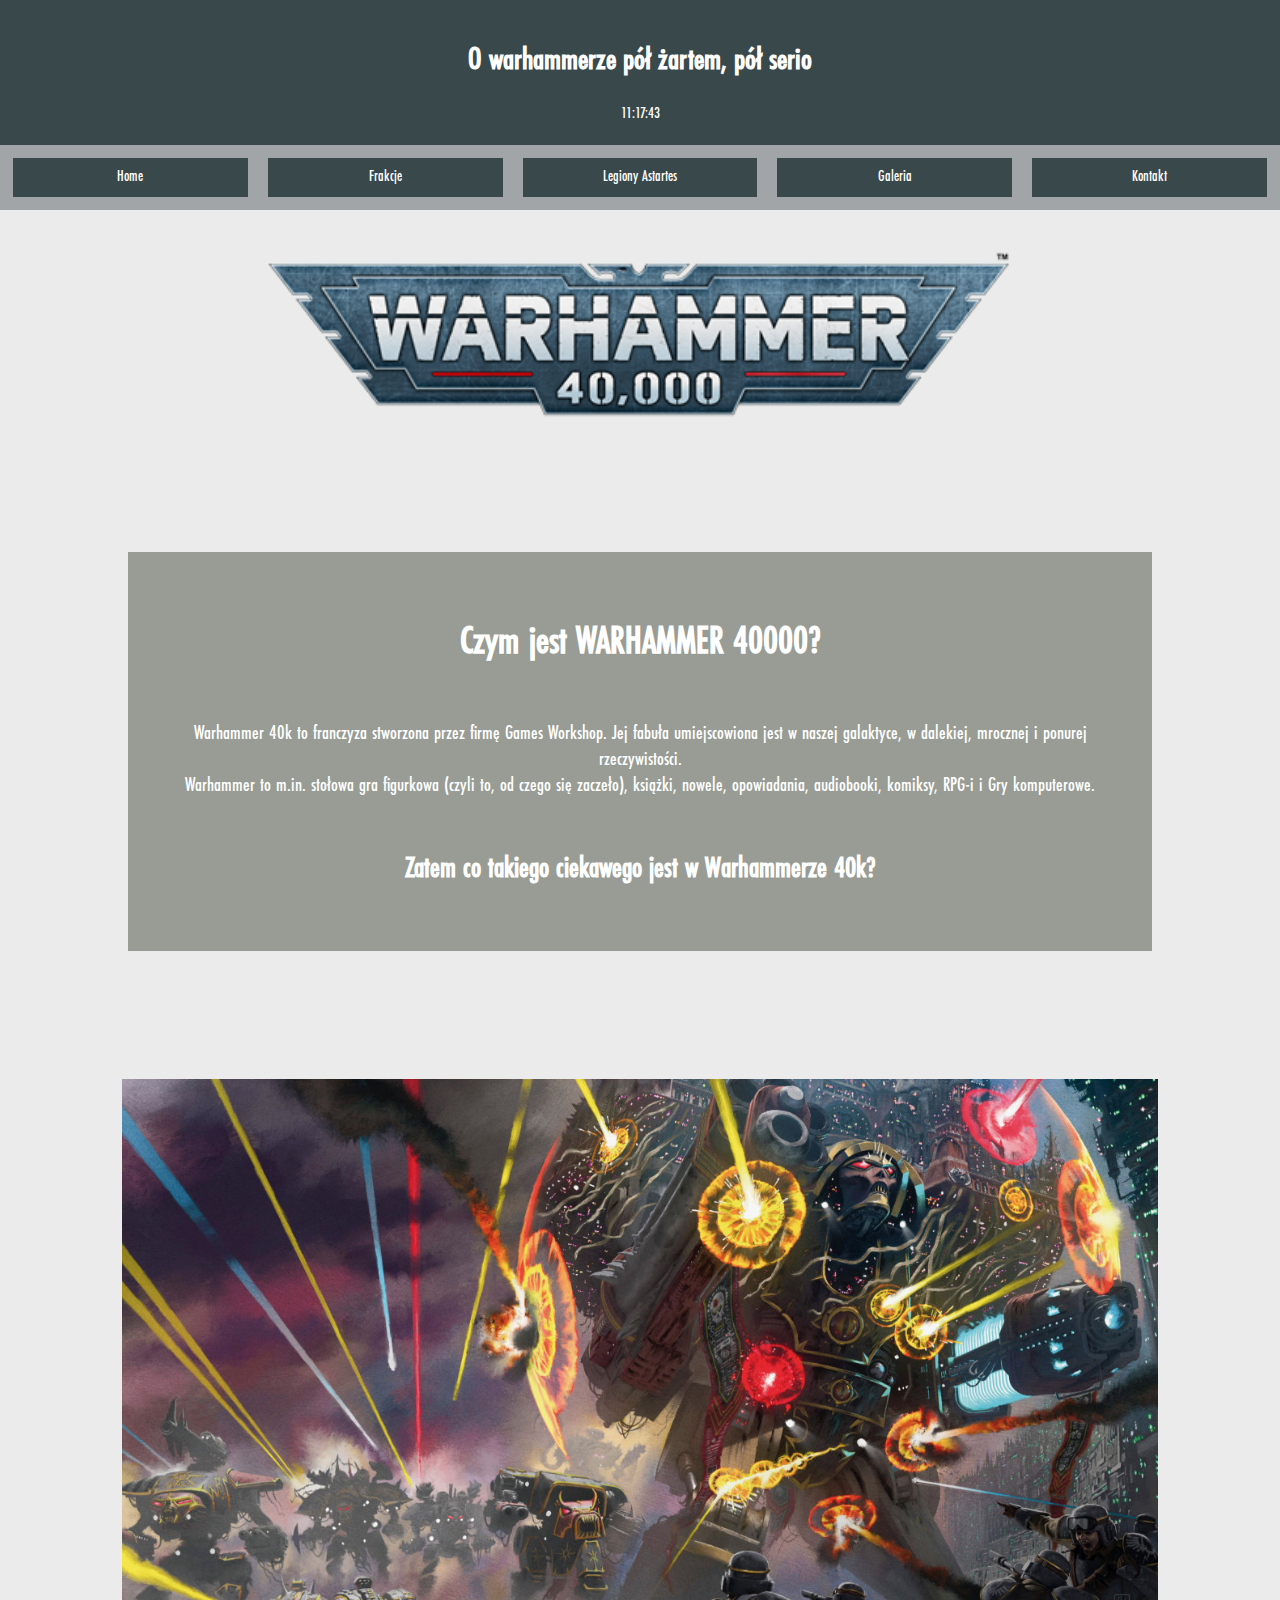
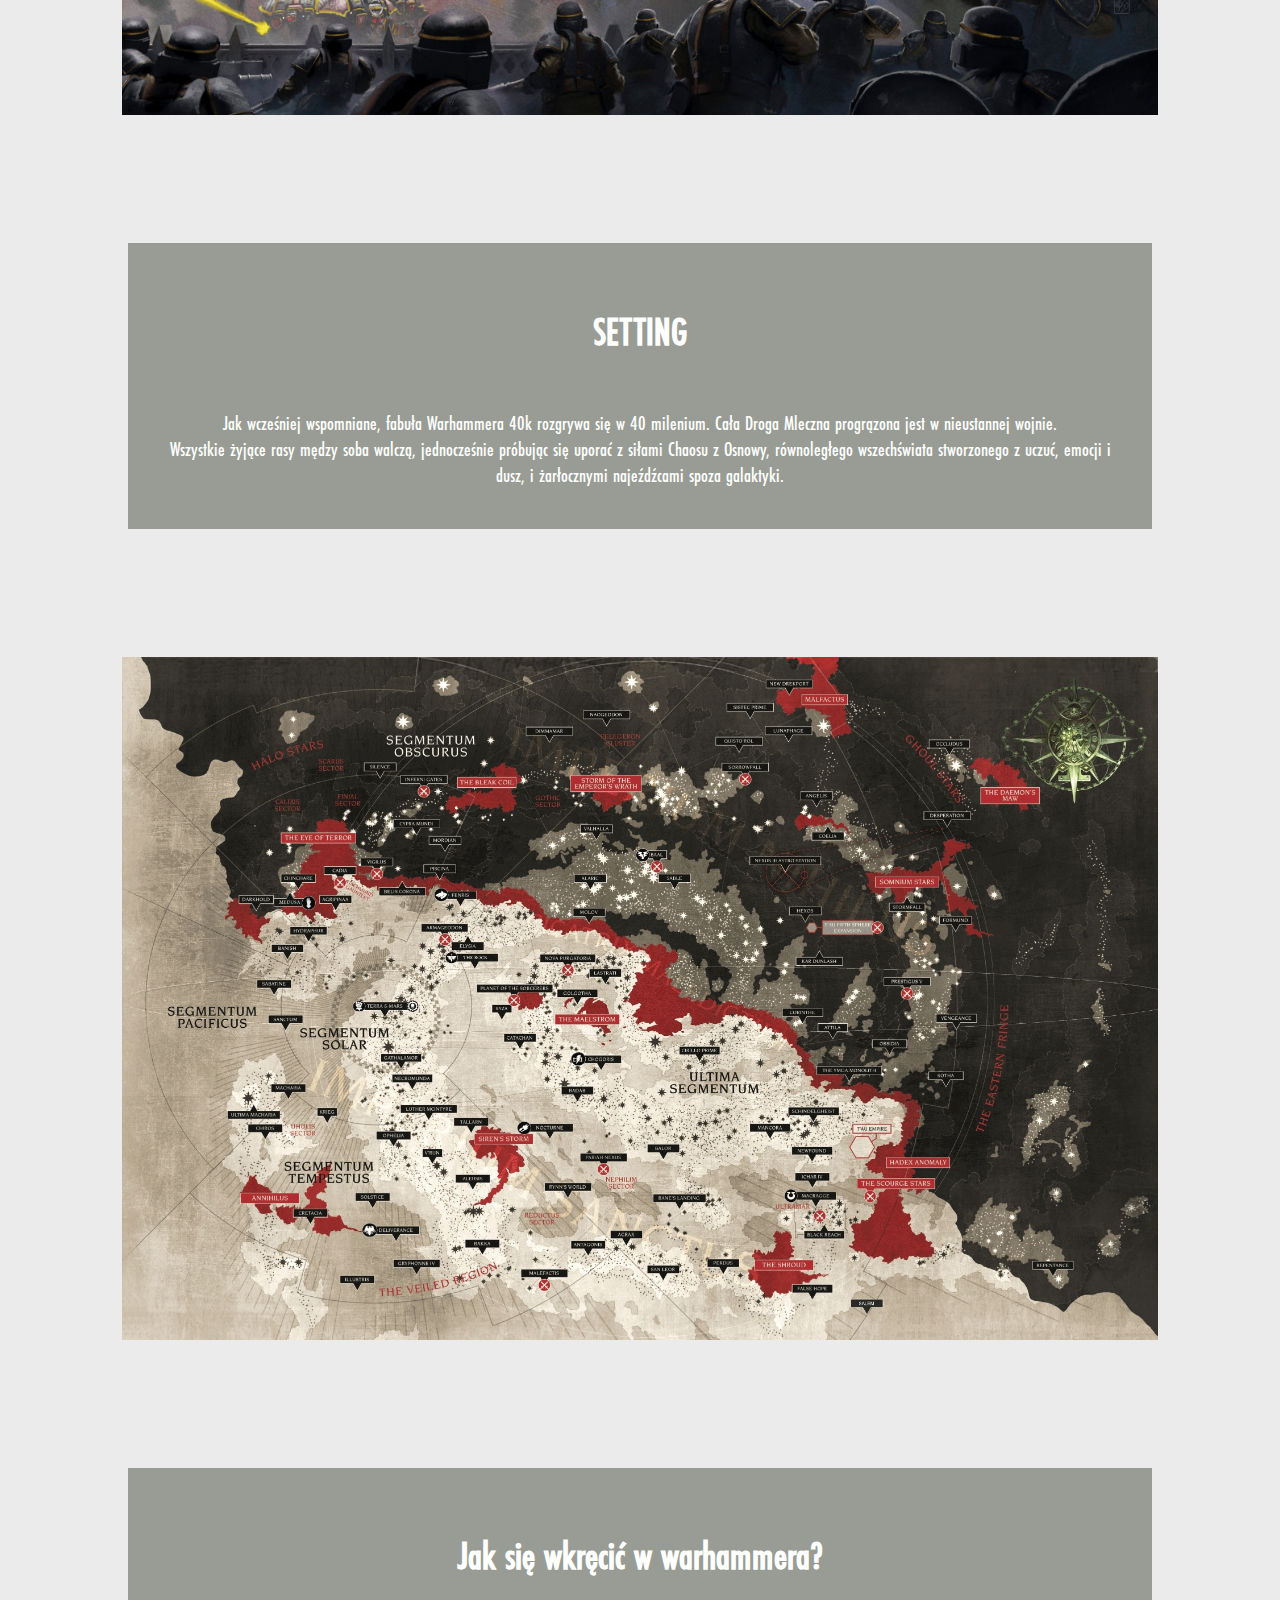
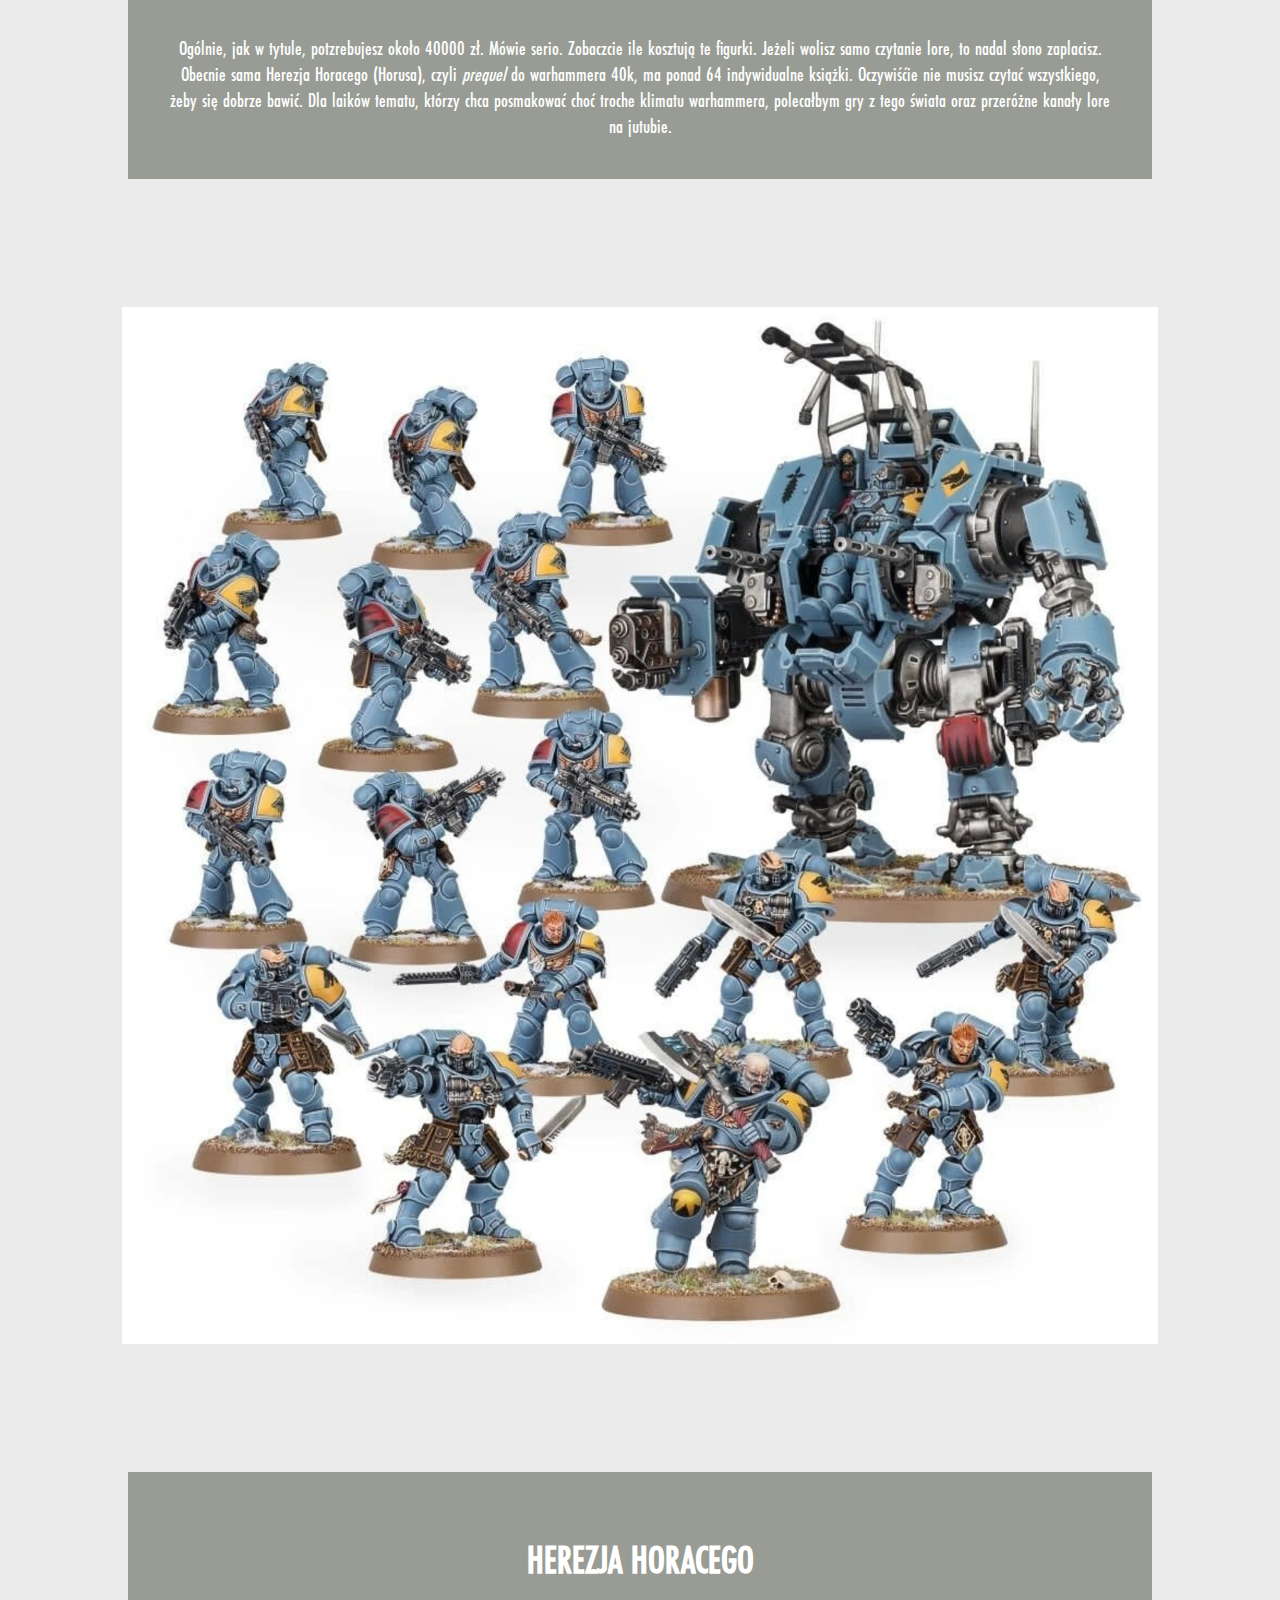
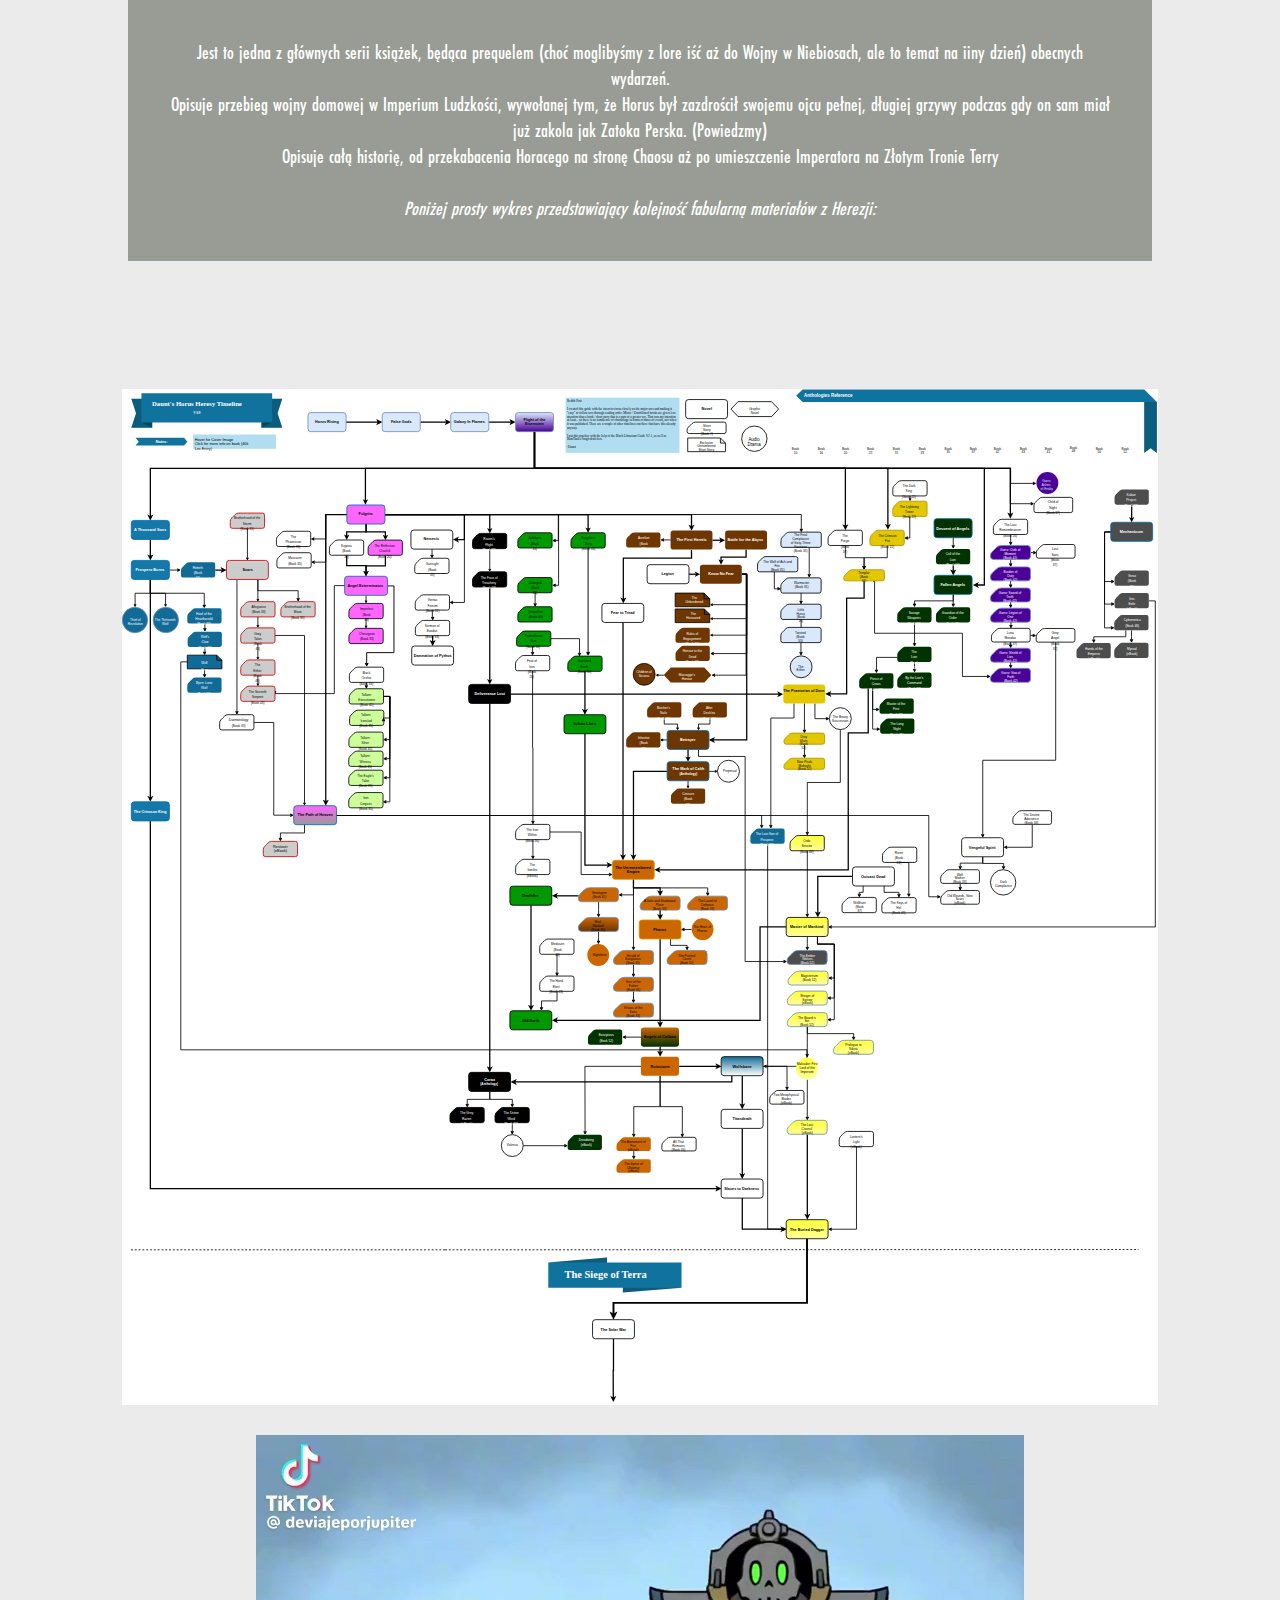
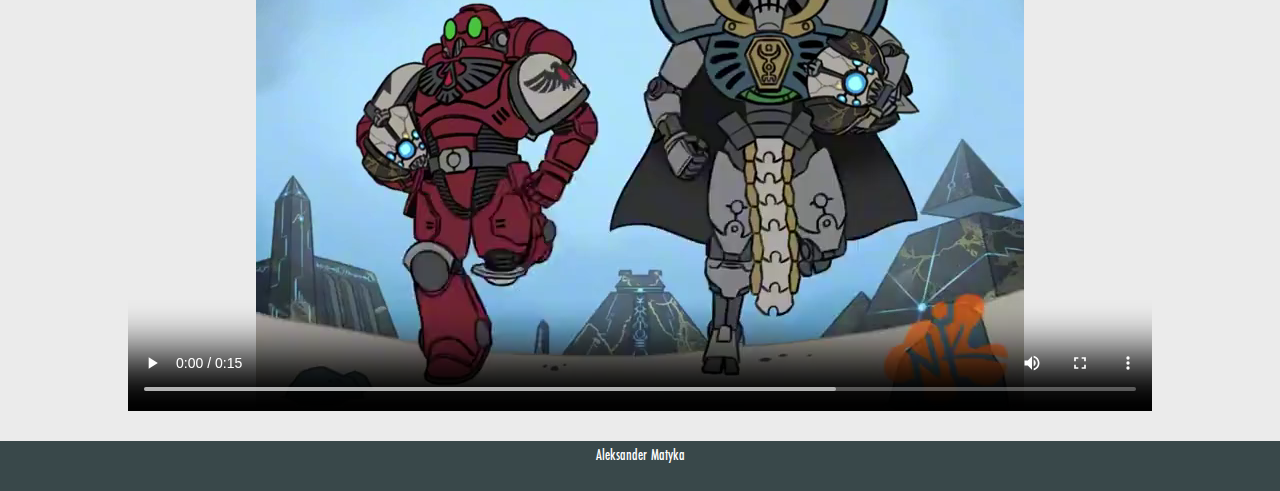
<file: index.html>
<!DOCTYPE html>
<html lang="en">
<head>
    <meta charset="UTF-8">
    <meta name="viewport" content="width=\, initial-scale=1.0">
    <title>Home</title>
    <link rel="stylesheet" href="style.css">
    <link rel="stylesheet" href="colors.css">
    <link rel="icon" href="assets/chibimechanicum.png" type="image/x-icon">
    <script src="clock.js" defer></script>

</head>
<body>
    <div class="wrapper">

    <header class="main-header">
        <h1>O warhammerze pół żartem, pół serio</h1>
        <div id="clock"></div>
    </header>
    <nav>

        <a class="nav" href="index.html">Home</a>

        <a class="nav" href="frakcje.html">Frakcje</a>

        <a class="nav" href="astartes.html">Legiony Astartes</a>

        <a class="nav" href="galeria.html">Galeria</a>

        <a class="nav" href="kontakt.html">Kontakt</a>

    </nav>

    <main>
        <div class="logo">
            <img src="assets/warhammer-40000.jpg">
        </div>
        
        <div class="lore"><div>
            <h1>Czym jest WARHAMMER 40000?</h1><br>
            Warhammer 40k to franczyza stworzona przez firmę Games Workshop. Jej fabuła umiejscowiona jest w naszej galaktyce, w dalekiej, mrocznej i ponurej rzeczywistości.<br> Warhammer to m.in. stołowa gra figurkowa (czyli to, od czego się zaczeło), książki, nowele, opowiadania, audiobooki, komiksy, RPG-i i Gry komputerowe.<br><br> <h2>Zatem co takiego ciekawego jest w Warhammerze 40k?</h2> </div>
        </div>

        <div class="logo">
            <img src="assets/titans.jpg">
        </div>

        <div class="lore"><div>
            <h1>SETTING</h1><br>
            Jak wcześniej wspomniane, fabuła Warhammera 40k rozgrywa się w 40 milenium. Cała Droga Mleczna progrązona jest w nieustannej wojnie.<br>Wszystkie żyjące rasy mędzy soba walczą, jednocześnie próbując się uporać z siłami Chaosu z Osnowy, równoległego wszechświata stworzonego z uczuć, emocji i dusz, i żarłocznymi najeźdźcami spoza galaktyki. </div>
        </div>

        <div class="logo">
            <img src="assets/map40k.webp">
        </div>
        

        <div class="lore"><div>
            <h1>Jak się wkręcić w warhammera?</h1><br>
            Ogólnie, jak w tytule, potzrebujesz około 40000 zł. Mówie serio. Zobaczcie ile kosztują te figurki.
            Jeżeli wolisz samo czytanie lore, to nadal słono zaplacisz. Obecnie sama Herezja Horacego (Horusa), czyli <i>prequel</i> do warhammera 40k, ma ponad 64 indywidualne książki. Oczywiśćie nie musisz czytać wszystkiego, żeby się dobrze bawić. Dla laików tematu, którzy chca posmakować choć troche klimatu warhammera, polecałbym gry z tego świata oraz przeróżne kanały lore na jutubie.</div>
        </div>

        <div class="logo">
            <img src="assets/fenrispatrol.webp">
        </div>

        <div class="lore"><div>
            <h1>HEREZJA HORACEGO</h1><br>
            Jest to jedna z głównych serii książek, będąca prequelem (choć moglibyśmy z lore iść aż do Wojny w Niebiosach, ale to temat na iiny dzień) obecnych wydarzeń. <br> Opisuje przebieg wojny domowej w Imperium Ludzkości, wywołanej tym, że Horus był zazdrościł swojemu ojcu pełnej, długiej grzywy podczas gdy on sam miał już zakola jak Zatoka Perska. (Powiedzmy)<br>Opisuje całą historię, od przekabacenia Horacego na stronę Chaosu aż po umieszczenie Imperatora na Złotym Tronie Terry<br><br><i>Poniżej prosty wykres przedstawiający kolejność fabularną materiałów z Herezji:</i></div>
        </div>

        <div class="logo">
            <img src="assets/horusheresy.svg" alt="wykres książek herezji horusa">
        </div>


        <video width="768" height="576" controls>
            <source src="assets/trazyn_runnin.mp4" type="video/mp4">
        </video>


    </main>
    <footer>
        Aleksander Matyka
    </footer>
    </div>  
</body>
</html>
</file>
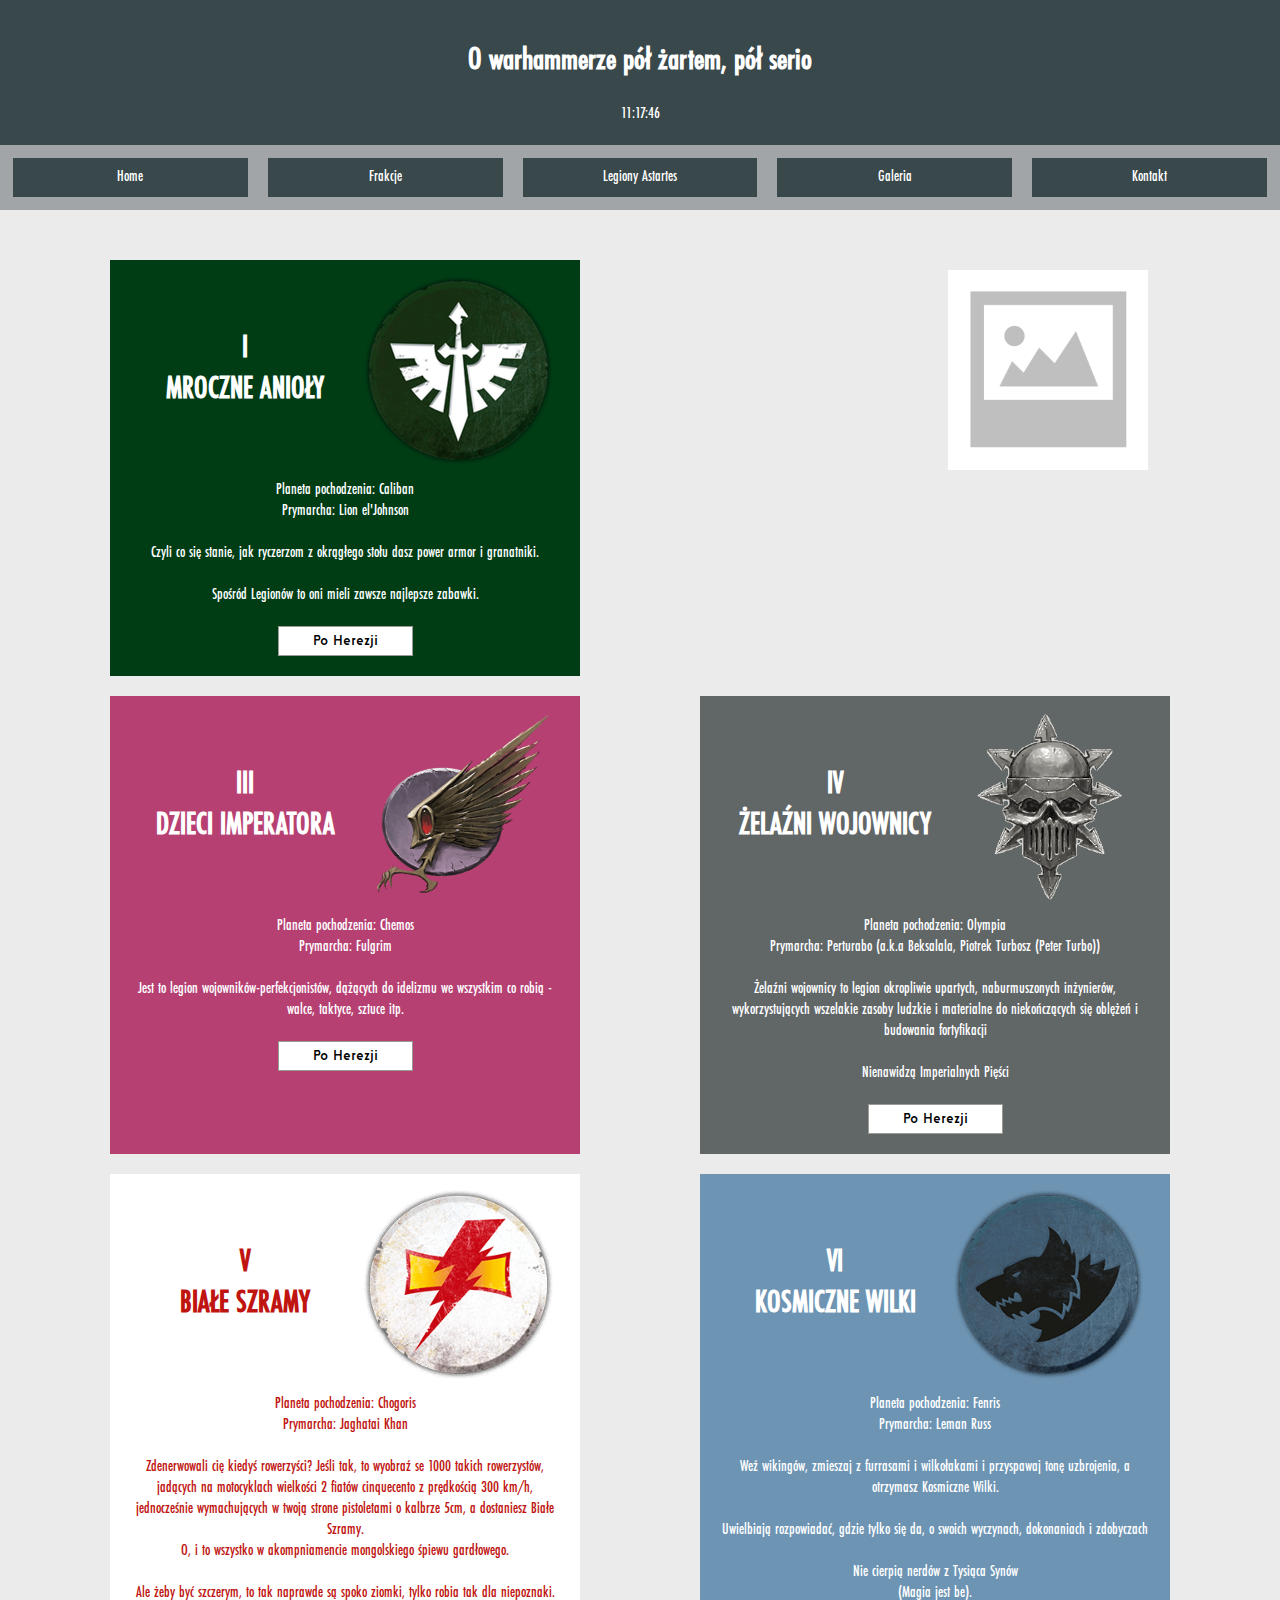
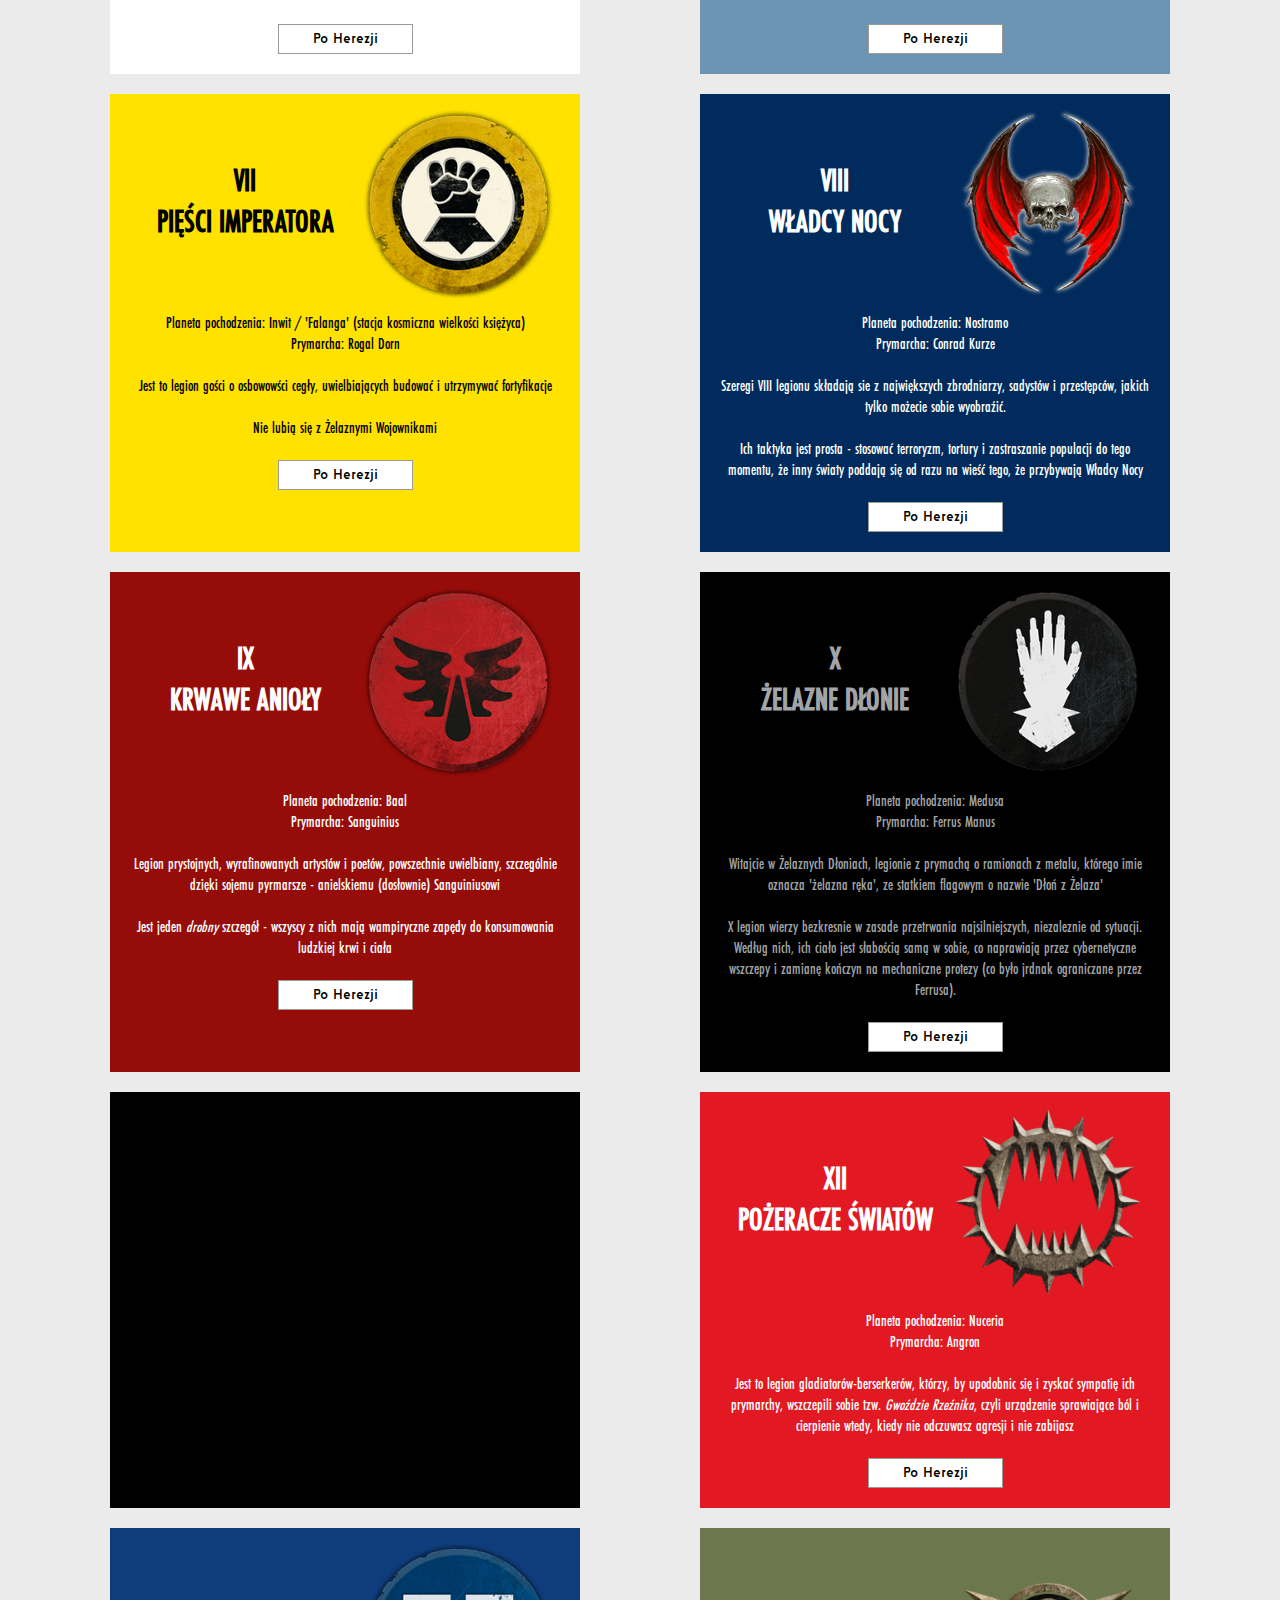
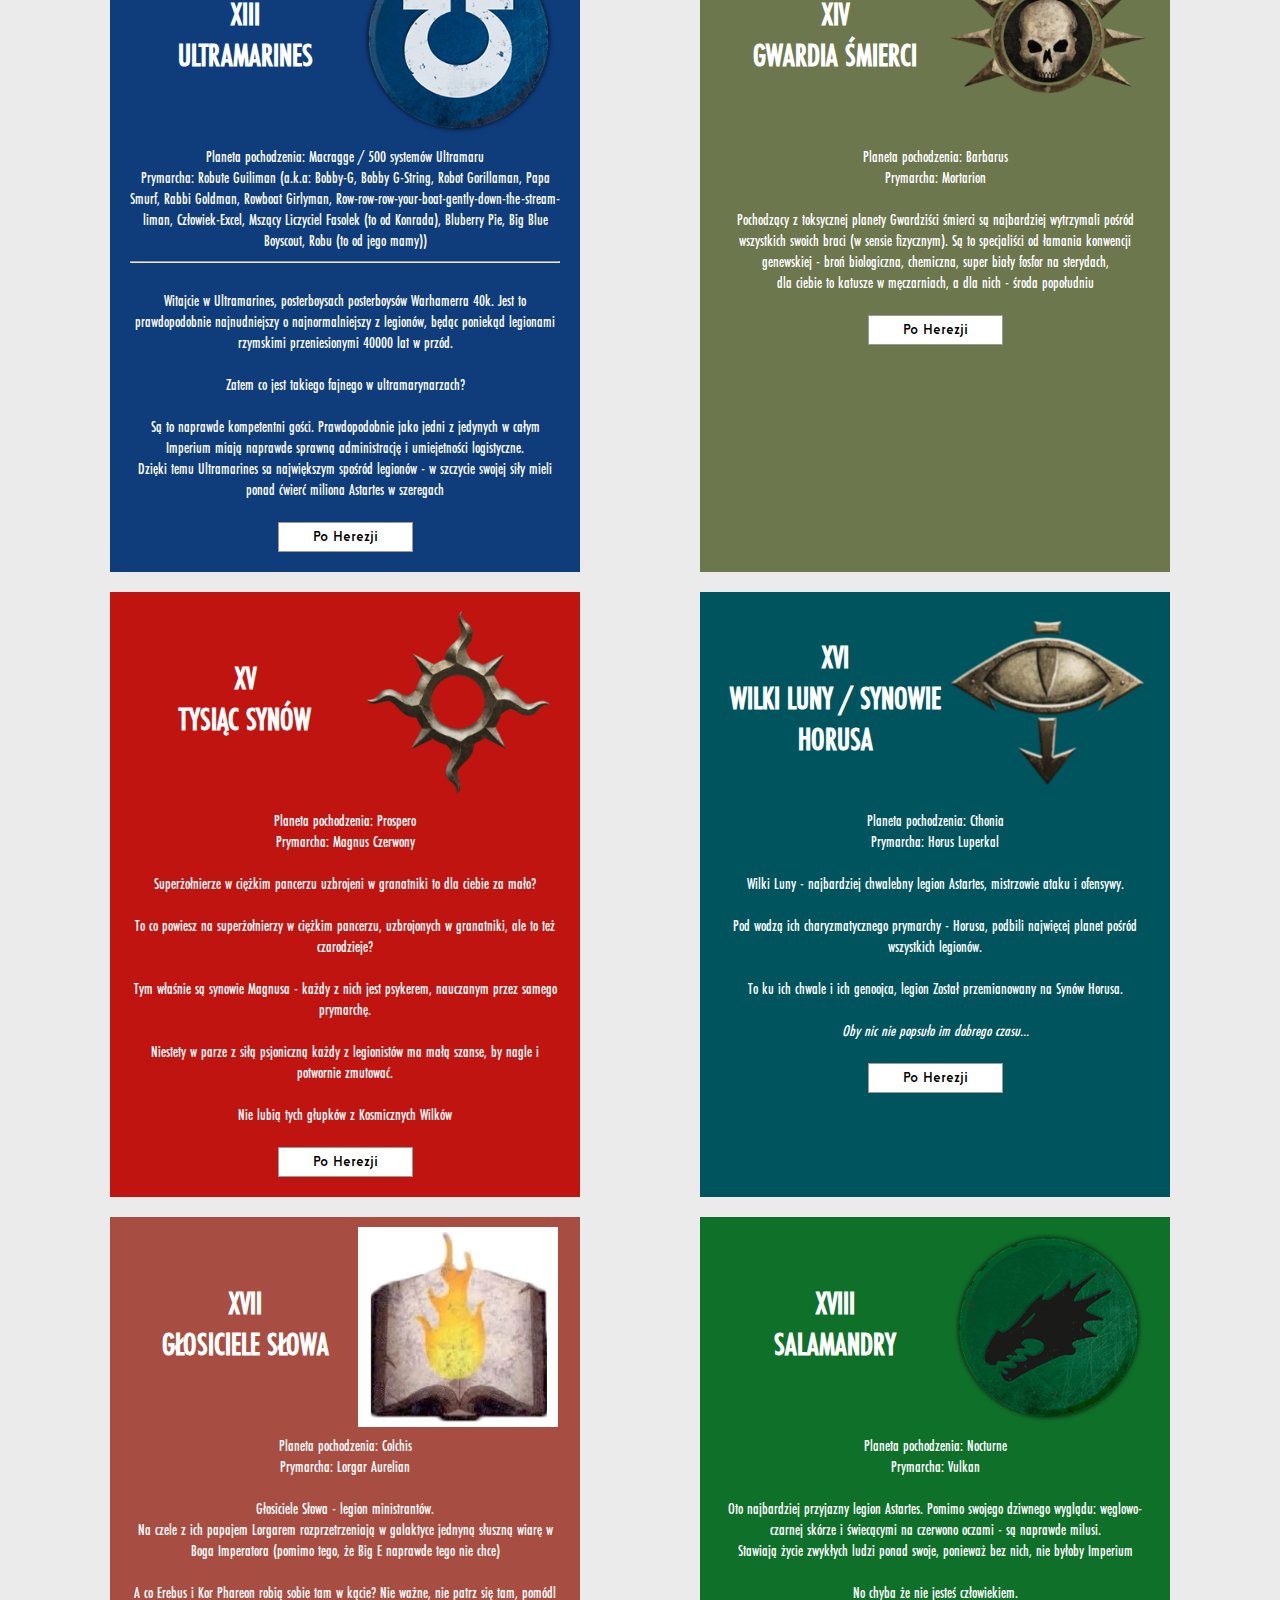
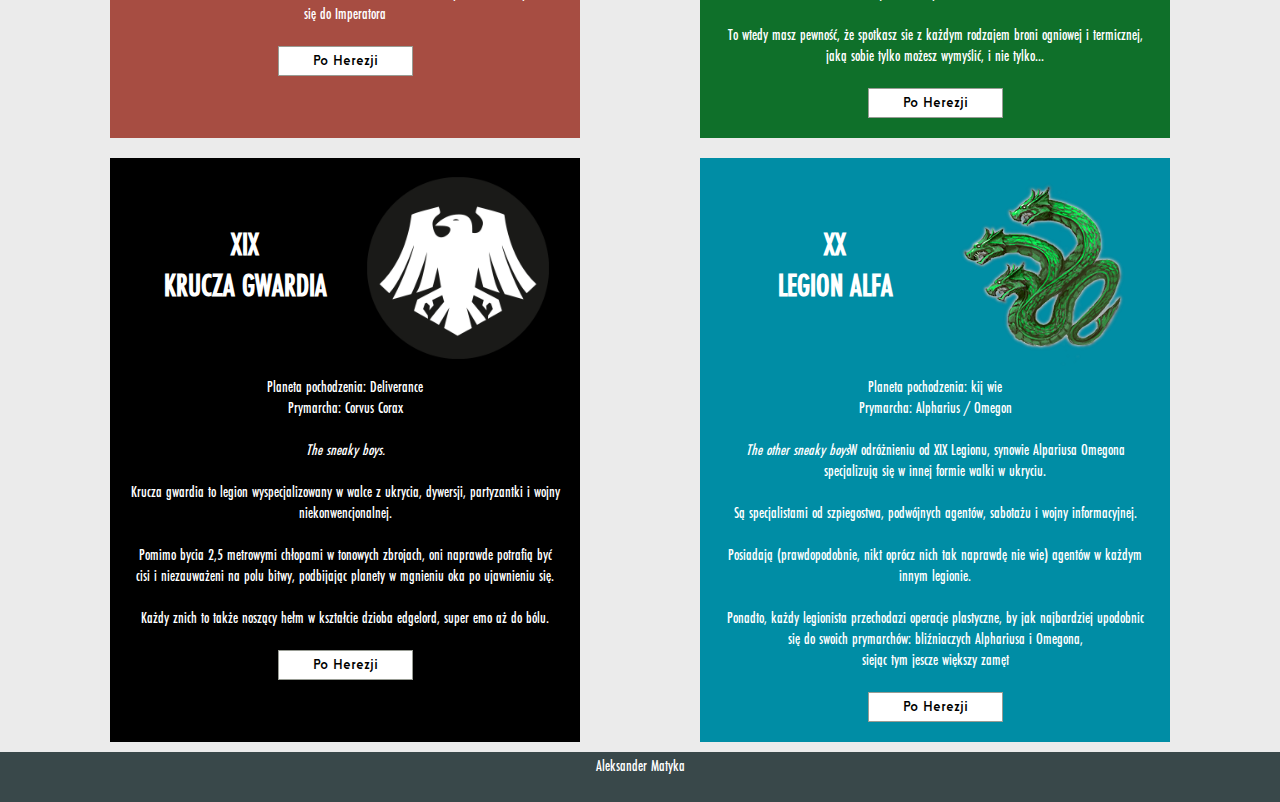
<file: astartes.html>
<!DOCTYPE html>
<html lang="en">
<head>
    <meta charset="UTF-8">
    <meta name="viewport" content="width=\, initial-scale=1.0">
    <title>Legiony Astartes</title>
    <link rel="stylesheet" href="style.css">
    <link rel="stylesheet" href="colors.css">
    <link rel="icon" href="assets/chibimechanicum.png" type="image/x-icon">

    <script src="script_astartes.js" defer></script>
    <script src="clock.js" defer></script>
</head>
<body>
    <div class="wrapper">

    <header class="main-header">
        <h1>O warhammerze pół żartem, pół serio</h1>
        <div id="clock"></div>
    </header>
    <nav>

        <a class="nav" href="index.html">Home</a>

        <a class="nav" href="frakcje.html">Frakcje</a>

        <a class="nav" href="">Legiony Astartes</a>

        <a class="nav" href="galeria.html">Galeria</a>

        <a class="nav" href="kontakt.html">Kontakt</a>

    </nav>

    <main>

        <div class="loreblock caliban heresy">
            <header><h1>I <br>MROCZNE ANIOŁY</h1></header>
            <img src="assets/darkangels1.webp">
            <article class="legionlore">
                
            </article>
            <button class="button"> Po Herezji</button>
        </div>

        <div class="loreblock nothere">
            <header><h1>II <br>???</h1></header>
            <img src="assets/no-image-icon-6.png">
            <article >
                404
            </article>
        </div>

        <div class="loreblock fulgrim heresy">
            <header><h1>III<br>DZIECI IMPERATORA</h1></header>
            <img src="assets/Emperorschildren.png">
            <article class="legionlore" id="ECcontent">
                
            </article>
            <button class="button"> Po Herezji</button>
        </div>

        <div class="loreblock perturabo heresy">
            <header><h1>IV<br>ŻELAŹNI WOJOWNICY</h1></header>
            <img src="assets/Ironwarriors.png">
            <article class="legionlore">
            </article>
            <button class="button"> Po Herezji</button>
        </div>
    
        <div class="loreblock khan heresy">
            <header><h1>V<br>BIAŁE SZRAMY</h1></header>
            <img src="assets/WhiteScarssymbol.png">
            <article class="legionlore">
                Lorem ipsum dnc.
            </article>
            <button class="button"> Po Herezji</button>
        </div>

        <div class="loreblock fenris heresy">
            <header><h1>VI<br>KOSMICZNE WILKI</h1></header>
            <img src="assets/Spacewolvesymbol.png">
            <article class="legionlore">

            </article>
            <button class="button"> Po Herezji</button>
        </div>

        <div class="loreblock dorn heresy">
            <header><h1>VII<br>PIĘŚCI IMPERATORA</h1></header>
            <img src="assets/IFsymbol.png">
            <article class="legionlore">

            </article>
            <button class="button"> Po Herezji</button>
        </div>

        <div class="loreblock nostramo heresy">
            <header><h1>VIII<br>WŁADCY NOCY</h1></header>
            <img src="assets/Nightlords.webp">
            <article class="legionlore">

            </article>
            <button class="button"> Po Herezji</button>
        </div>

        <div class="loreblock baal heresy">
            <header><h1>IX<br>KRWAWE ANIOŁY</h1></header>
            <img src="assets/Bloodangelsymbol.png">
            <article class="legionlore">

            </article>
            <button class="button"> Po Herezji</button>
        </div>

        <div class="loreblock ferrus heresy">
            <header><h1>X<br>ŻELAZNE DŁONIE</h1></header>
            <img src="assets/IronHandssymbol.png">
            <article class="legionlore">

            </article>

            <button class="button"> Po Herezji</button>
        </div>

        <div class="loreblock scp">
            <header><h1>XI<br>[REDACTED]</h1></header>
            <img src="assets/Logo_of_the_SCP_Foundation.png">
            <article >
                [DATA EXPUNGED]
            </article>

        </div>

        <div class="loreblock angron heresy">
            <header><h1>XII<br>POŻERACZE ŚWIATÓW</h1></header>
            <img src="assets/WE_Icon.png">
            <article class="legionlore">

            </article>
            <button class="button"> Po Herezji</button>
        </div>

        <div class="loreblock ultra heresy">
            <header><h1>XIII<br>ULTRAMARINES</h1></header>
            <img src="assets/Ultramarinessymbol.png">
            <article class="legionlore">

            </article>
            <button class="button"> Po Herezji</button>
        </div>

        <div class="loreblock mortarion heresy">
            <header><h1>XIV<br>GWARDIA ŚMIERCI</h1></header>
            <img src="assets/DG_Icon.png">
            <article class="legionlore">

            </article >
            <button class="button"> Po Herezji</button>
        </div>

        <div class="loreblock magnus heresy">
            <header><h1>XV<br>TYSIĄC SYNÓW</h1></header>
            <img src="assets/TS_Icon.png">
            <article class="legionlore">

            </article>
            <button class="button"> Po Herezji</button>
        </div>

        <div class="loreblock horus heresy">
            <header id="blegion"><h1>XVI<br>WILKI LUNY / SYNOWIE HORUSA</h1></header>
            <img src="assets/SOH_icon.webp">
            <article class="legionlore">

            </article>
            <button class="button"> Po Herezji</button>
        </div>

        <div class="loreblock lorgar heresy">
            <header><h1>XVII<br>GŁOSICIELE SŁOWA</h1></header>
            <img src="assets/WBSymbolPreHeresy.jpg" id="wb">
            <article class="legionlore">

            </article>
            <button class="button"> Po Herezji</button>
        </div>

        <div class="loreblock vulcan heresy">
            <header><h1>XVIII<br>SALAMANDRY</h1></header>
            <img src="assets/Salamanderssymbol.png">
            <article class="legionlore">

            </article>
            <button class="button"> Po Herezji</button>
        </div>

        <div class="loreblock corvus heresy">
            <header><h1>XIX<br>KRUCZA GWARDIA</h1></header>
            <img src="assets/RavenGuardsymbol.png">
            <article class="legionlore">

            </article>
            <button class="button"> Po Herezji</button>
        </div>

        <div class="loreblock alpha heresy">
            <header><h1>XX<br>LEGION ALFA</h1></header>
            <img src="assets/Alphalegion.webp">
            <article class="legionlore">

            </article>
            <button class="button"> Po Herezji</button>
        </div>
        

        


    </main>

    <footer>
        Aleksander Matyka
    </footer>
    </div>
</body>
</html>
</file>
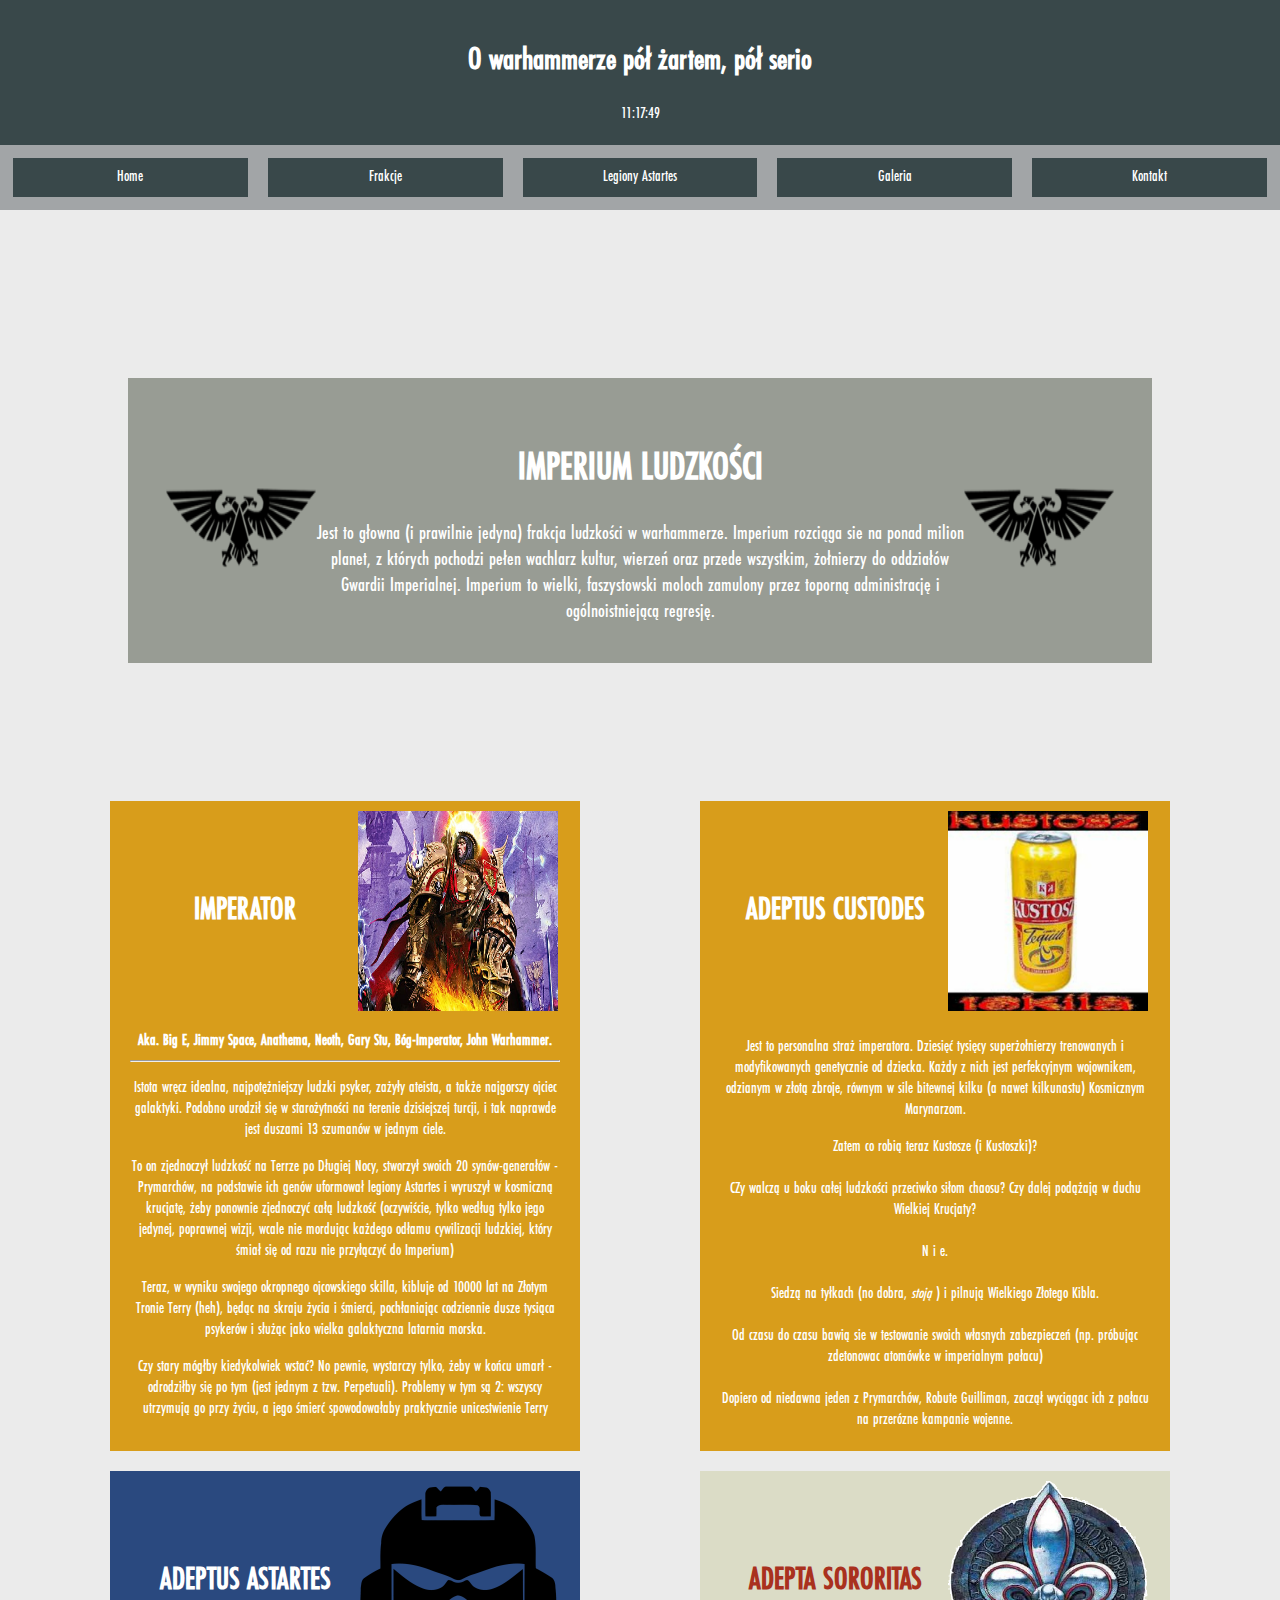
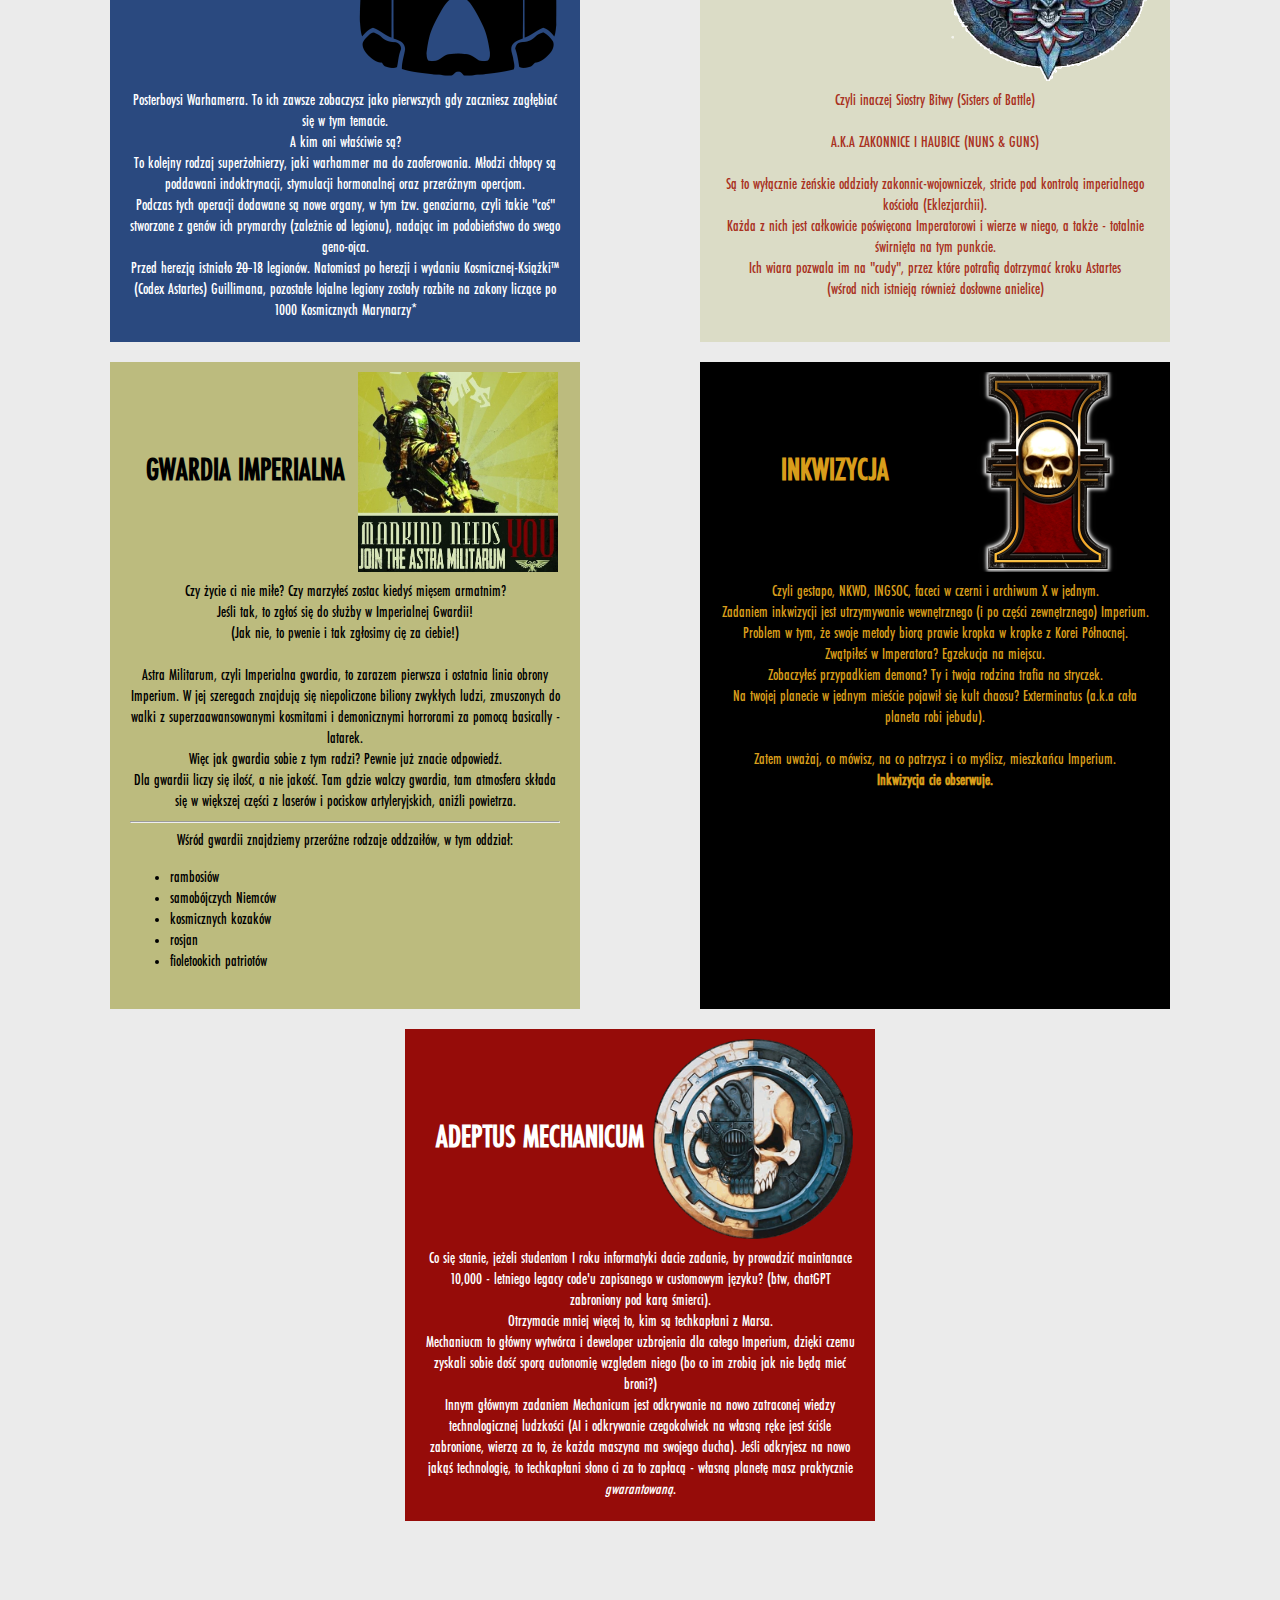
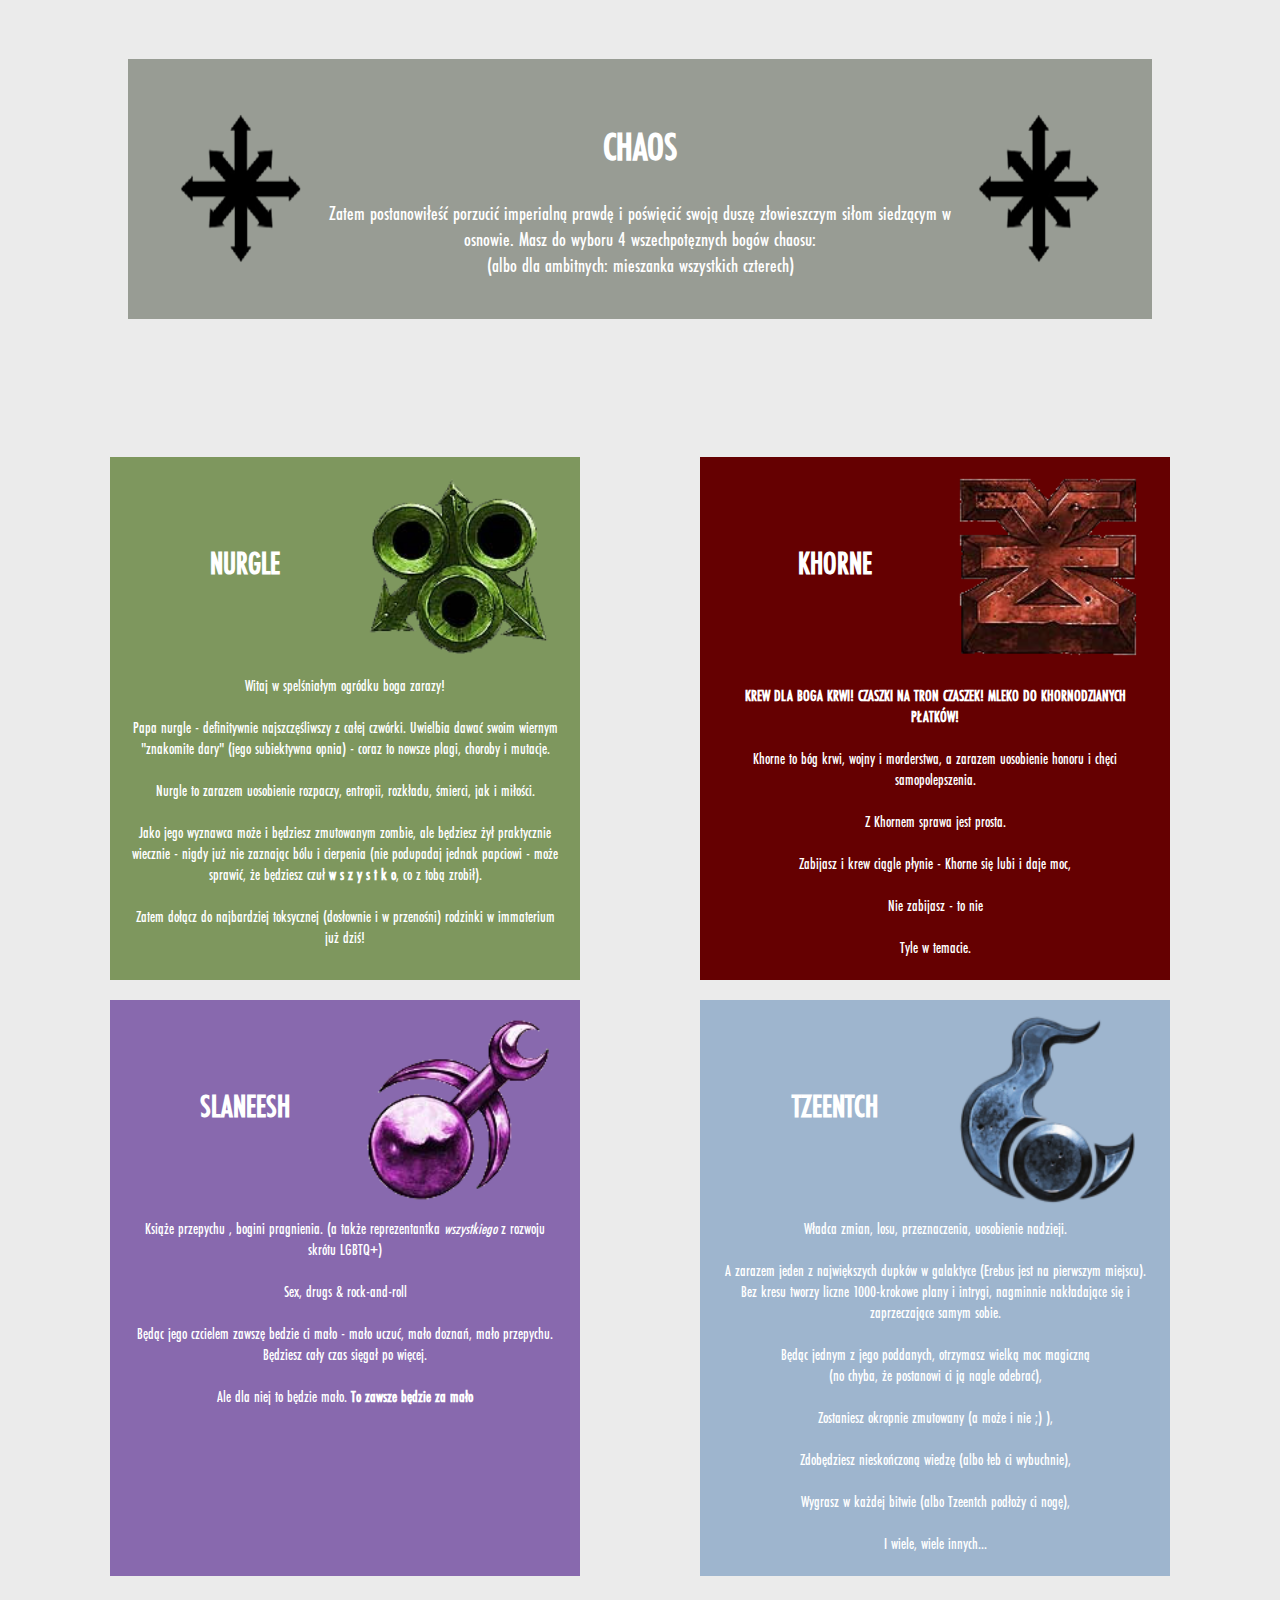
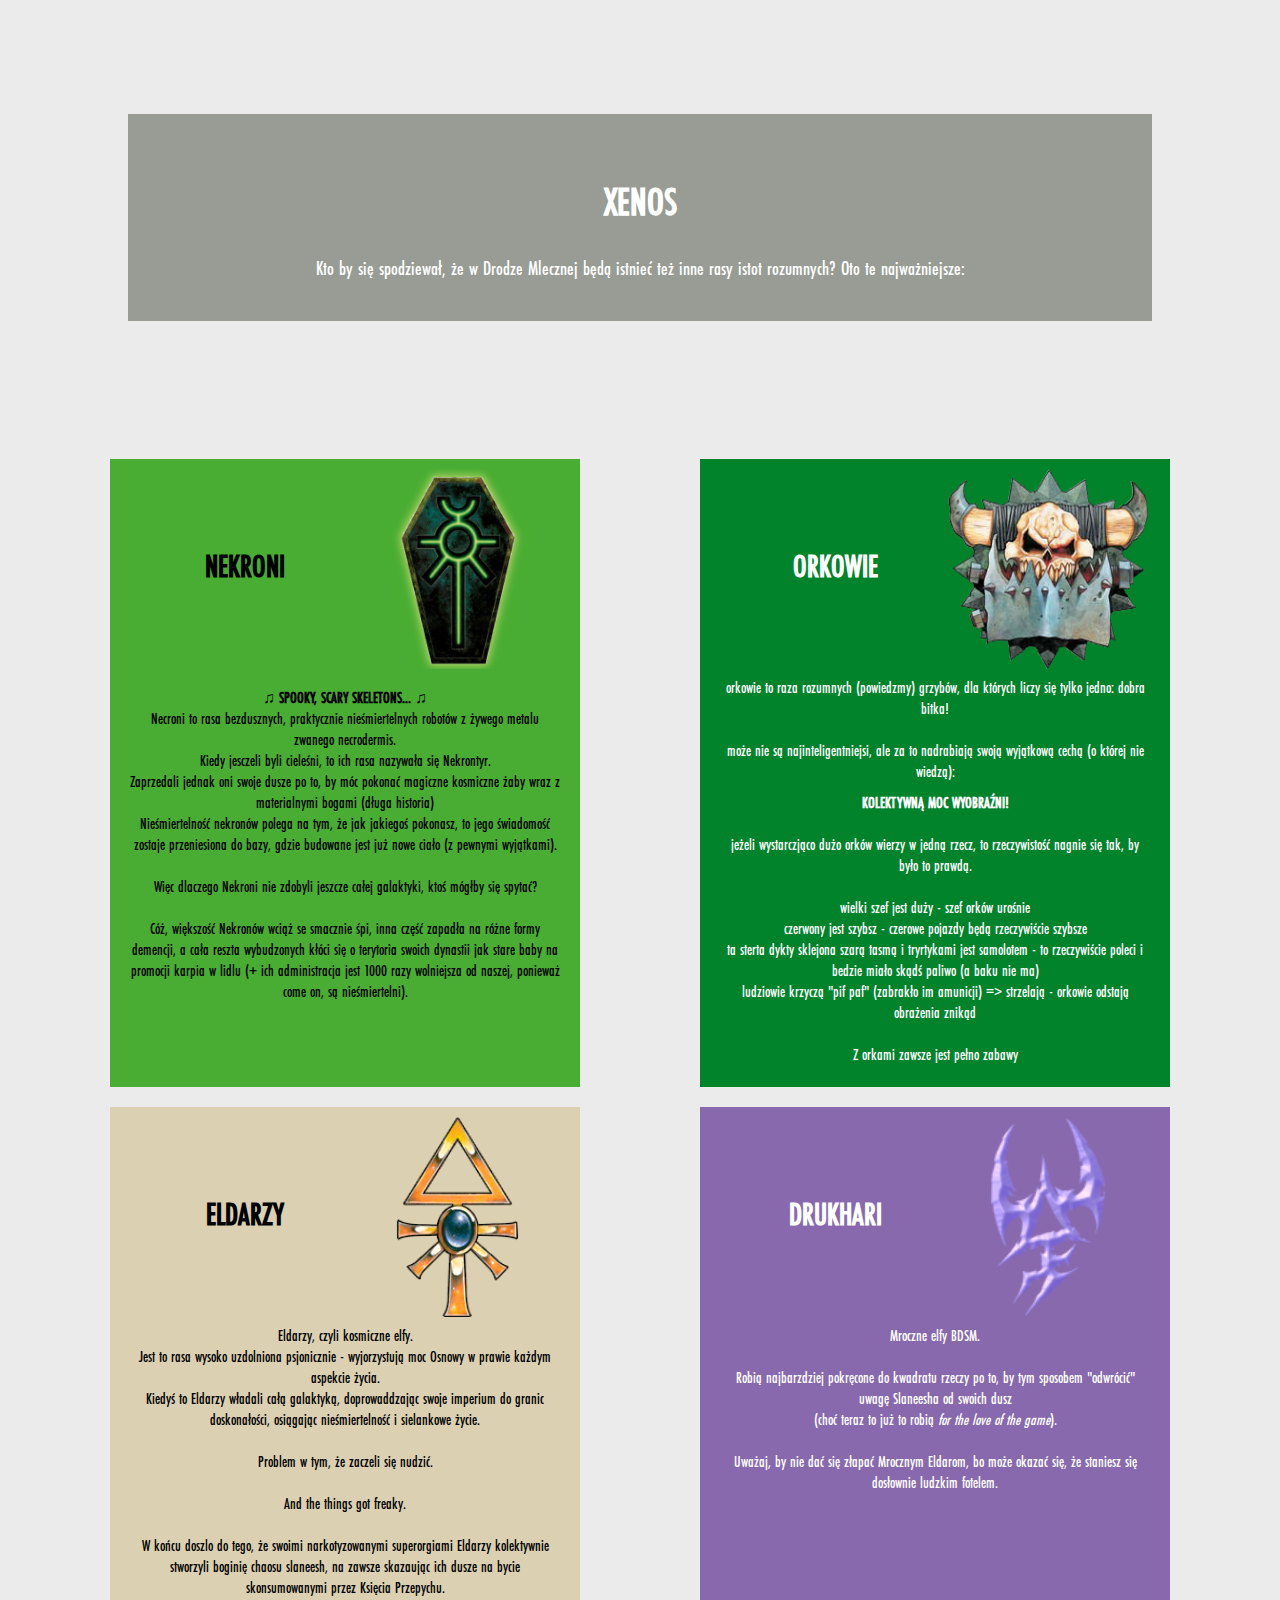
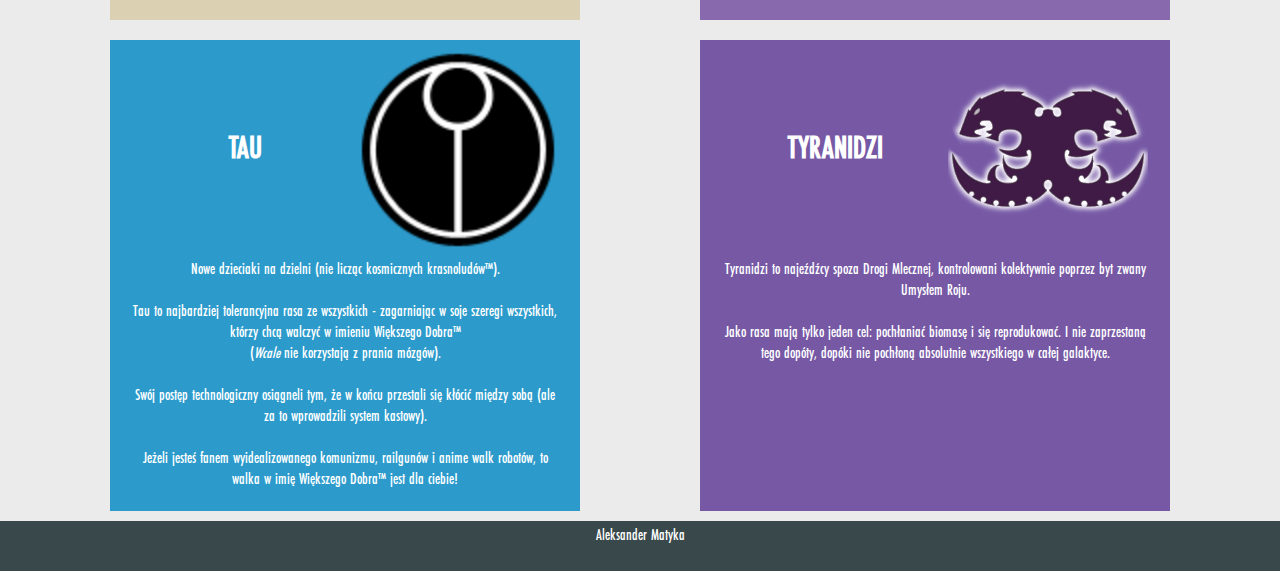
<file: frakcje.html>
<!DOCTYPE html>
<html lang="en">
<head>
    <meta charset="UTF-8">
    <meta name="viewport" content="width=\, initial-scale=1.0">
    <title>Frakcje i rasy</title>
    <link rel="stylesheet" href="style.css">
    <link rel="stylesheet" href="colors.css">
    <link rel="icon" href="assets/chibimechanicum.png" type="image/x-icon">
    <script src="clock.js" defer></script>
</head>
<body>
    <div class="wrapper">
    <header class="main-header">
        <h1>O warhammerze pół żartem, pół serio</h1>
        <div id="clock"></div>
    </header>

    <nav>

        <a class="nav" href="index.html">Home</a>

        <a class="nav" href="frakcje.html">Frakcje</a>

        <a class="nav" href="astartes.html">Legiony Astartes</a>

        <a class="nav" href="galeria.html">Galeria</a>

        <a class="nav" href="kontakt.html">Kontakt</a>

    </nav>
    

    <main>
        <div class="lore"><img src="assets/imperium.png" class="symbol">
            <div>
            <h1>IMPERIUM LUDZKOŚCI</h1>
            Jest to głowna (i prawilnie jedyna) frakcja ludzkości w warhammerze. Imperium rozciąga sie na ponad milion planet, z których pochodzi pełen wachlarz kultur, wierzeń oraz przede wszystkim, żołnierzy do oddziałów Gwardii Imperialnej. Imperium to wielki, faszystowski moloch zamulony przez toporną administrację i ogólnoistniejącą regresję.</div>
            <img src="assets/imperium.png" class="symbol">
        </div>
        <div class="loreblock emperor">
            <header><h1>IMPERATOR</h1></header>
            <img src="assets/emperor.jpg">
            <article>
                <h4>Aka. Big E, Jimmy Space, Anathema, Neoth, Gary Stu, Bóg-Imperator, John Warhammer.</h4> <hr>
                <p>Istota wręcz idealna, najpotężniejszy ludzki psyker, zażyły ateista, a także najgorszy ojciec galaktyki. Podobno urodził się w starożytności na terenie dzisiejszej turcji, i tak naprawde jest duszami 13 szumanów w jednym ciele.</p>
                <p>To on zjednoczył ludzkość na Terrze po Długiej Nocy, stworzył swoich 20 synów-generałów - Prymarchów, na podstawie ich genów uformował legiony Astartes i wyruszył w kosmiczną krucjatę, żeby ponownie zjednoczyć całą ludzkość (oczywiście, tylko według tylko jego jedynej, poprawnej wizji, wcale nie mordując każdego odłamu cywilizacji ludzkiej, który śmiał się od razu nie przyłączyć do Imperium)</p>

                <p>Teraz, w wyniku swojego okropnego ojcowskiego skilla, kibluje od 10000 lat na Złotym Tronie Terry (heh), będąc na skraju życia i śmierci, pochłaniając codziennie dusze tysiąca psykerów i  służąc jako wielka galaktyczna latarnia morska.</p>

                Czy stary mógłby kiedykolwiek wstać? No pewnie, wystarczy tylko, żeby w końcu umarł - odrodziłby się po tym (jest jednym z tzw. Perpetuali). Problemy w tym są 2: wszyscy utrzymują go przy życiu, a jego śmierć spowodowałaby praktycznie unicestwienie Terry
            </article>
        </div>

        <div class="loreblock emperor">
            <header><h1>ADEPTUS CUSTODES</h1></header>
            <img src="assets/kustosze.jpg">
            <article>
                <p>Jest to personalna straż imperatora. Dziesięć tysięcy superżołnierzy trenowanych i modyfikowanych genetycznie od dziecka. Każdy z nich jest perfekcyjnym wojownikem, odzianym  w złotą zbroje, równym w sile bitewnej kilku (a nawet kilkunastu) Kosmicznym Marynarzom.
                </p>  
                Zatem co robią teraz Kustosze (i Kustoszki)?
                <br><br>
                CZy walczą u boku całej ludzkości przeciwko siłom chaosu? Czy dalej podążają w duchu Wielkiej Krucjaty?
                <br><br>
                N i e.
                <br><br>
                Siedzą na tyłkach (no dobra, <i>stoją</i> ) i pilnują Wielkiego Złotego Kibla.
                <br><br> 
                Od czasu do czasu bawią sie w testowanie swoich własnych zabezpieczeń (np. próbując zdetonowac atomówke w imperialnym pałacu)
                <br><br>
                Dopiero od niedawna jeden z Prymarchów, Robute Guilliman, zaczął wyciągac ich z pałacu na przerózne kampanie wojenne.
            </article>
        </div>

        <div class="loreblock astartes">
            <header><h1>ADEPTUS ASTARTES</h1></header>
            <img src="assets/astartes.png">
            <article>
               Posterboysi Warhamerra. To ich zawsze zobaczysz jako pierwszych gdy zaczniesz zagłębiać się w tym temacie.<br>
               A kim oni właściwie są?<br>
               To kolejny rodzaj superżołnierzy, jaki warhammer ma do zaoferowania. Młodzi chłopcy są poddawani indoktrynacji, stymulacji hormonalnej oraz przeróżnym opercjom.<br> Podczas tych operacji dodawane są nowe organy, w tym tzw. genoziarno, czyli takie "coś" stworzone z genów ich prymarchy (zależnie od legionu), nadając im podobieństwo do swego geno-ojca.<br>Przed herezją istniało <s> 20 </s> 18 legionów. Natomiast po herezji i wydaniu Kosmicznej-Książki&trade; (Codex Astartes) Guillimana, pozostałe lojalne legiony zostały rozbite na zakony liczące po 1000 Kosmicznych Marynarzy*
               
            </article>
        </div>

        <div class="loreblock sororitas">
            <header><h1>ADEPTA SORORITAS</h1></header>
            <img src="assets/Sisters_symbol.webp">
            <article>
               Czyli inaczej Siostry Bitwy (Sisters of Battle)<br><br>A.K.A ZAKONNICE I HAUBICE (NUNS & GUNS)<br><br>
               Są to wyłącznie żeńskie oddziały zakonnic-wojowniczek, stricte pod kontrolą imperialnego kościoła (Eklezjarchii).<br>Każda z nich jest całkowicie poświęcona Imperatorowi i wierze w niego, a także - totalnie świrnięta na tym punkcie.<br>Ich wiara pozwala im na "cudy", przez które potrafią dotrzymać kroku Astartes <br> (wśrod nich istnieją również dosłowne anielice)
            </article>
        </div>

        <div class="loreblock guard">
            <header><h1>GWARDIA IMPERIALNA</h1></header>
            <img src="assets/iguard.jpg">
            <article>
               Czy życie ci nie miłe? Czy marzyłeś zostac kiedyś mięsem armatnim?<br>Jeśli tak, to zgłoś się do służby w Imperialnej Gwardii!<br> (Jak nie, to pwenie i tak zgłosimy cię za ciebie!)
               <br><br>
               Astra Militarum, czyli Imperialna gwardia, to zarazem pierwsza i ostatnia linia obrony Imperium.
               W jej szeregach znajdują się niepoliczone biliony zwykłych ludzi, zmuszonych do walki z superzaawansowanymi kosmitami i demonicznymi horrorami za pomocą basically - latarek.
               <br>
               Więc jak gwardia sobie z tym radzi? Pewnie już znacie odpowiedź.<br>Dla gwardii liczy się ilość, a nie jakość. Tam gdzie walczy gwardia, tam atmosfera składa się w większej części z laserów i pociskow artyleryjskich, aniźli powietrza.
               <hr>
               Wśród gwardii znajdziemy przeróżne rodzaje oddzaiłów, w tym oddział:
               <ul>
                <li>rambosiów</li>
                <li>samobójczych Niemców</li>
                <li>kosmicznych kozaków</li>
                <li>rosjan</li>
                <li>fioletookich patriotów</li>
               </ul>
            
            </article>
        </div>

        <div class="loreblock abbadon">
            <header><h1>INKWIZYCJA</h1></header>
            <img src="assets/Inquisiton.webp">
            <article>
               Czyli gestapo, NKWD, INGSOC, faceci w czerni i archiwum X w jednym.
               <br>Zadaniem inkwizycji jest utrzymywanie wewnętrznego (i po części zewnętrznego) Imperium. Problem w tym, że swoje metody biorą prawie kropka w kropke z Korei Północnej.<br>Zwątpiłeś w Imperatora? &Tab;    Egzekucja na miejscu.<br>Zobaczyłeś przypadkiem demona? &Tab; Ty i twoja rodzina trafia na stryczek.<br>
               Na twojej planecie w jednym mieście pojawił się kult chaosu? &Tab; Exterminatus (a.k.a cała planeta robi jebudu).<br><br>
               Zatem uważaj, co mówisz, na co patrzysz i co myślisz, mieszkańcu Imperium.<br><b>Inkwizycja cie obserwuje.</b>
            </article>
        </div>
        <div class="loreblock baal">
            <header><h1>ADEPTUS MECHANICUM</h1></header>
            <img src="assets/mechanicum.png">
            <article>
                Co się stanie, jeżeli studentom I roku informatyki dacie zadanie, by prowadzić maintanace 10,000 - letniego legacy code'u zapisanego w customowym języku? (btw, chatGPT zabroniony pod karą śmierci).<br>Otrzymacie mniej więcej to, kim są techkapłani z Marsa.<br>Mechaniucm to główny wytwórca i deweloper uzbrojenia dla całego Imperium, dzięki czemu zyskali sobie dość sporą autonomię względem niego (bo co im zrobią jak nie będą mieć broni?)<br>Innym głównym zadaniem Mechanicum jest odkrywanie na nowo zatraconej wiedzy technologicznej ludzkości (AI i odkrywanie czegokolwiek na własną ręke jest ściśle zabronione, wierzą za to, że każda maszyna ma swojego ducha).
                Jeśli odkryjesz na nowo jakąś technologię, to techkapłani słono ci za to zapłacą - własną planetę masz praktycznie <i>gwarantowaną</i>.
            </article>
        </div>

        <div class="lore"> <img src="assets/chaos.png" class="symbol"><div><h1>CHAOS</h1> Zatem postanowiłeść porzucić imperialną prawdę i poświęcić swoją duszę złowieszczym siłom siedzącym w osnowie. Masz do wyboru 4 wszechpotęznych bogów chaosu:<br> (albo dla ambitnych: mieszanka wszystkich czterech)</div><img src="assets/chaos.png" class="symbol"></div>

        <div class="loreblock nurgle">
            <header><h1>NURGLE</h1></header>
            <img src="assets/Nurgle_mark.png">
            <article>
               Witaj w spelśniałym ogródku boga zarazy!<br><br>Papa nurgle - definitywnie najszczęśliwszy z całej czwórki. Uwielbia dawać swoim wiernym "znakomite dary" (jego subiektywna opnia) - coraz to nowsze plagi, choroby i mutacje.
               <br><br>Nurgle to zarazem uosobienie rozpaczy, entropii, rozkładu, śmierci, jak i miłości.<br><br>
               Jako jego wyznawca może i będziesz zmutowanym zombie, ale będziesz żył praktycznie wiecznie - nigdy już nie zaznając bólu i cierpenia (nie podupadaj jednak papciowi - może sprawić, że będziesz czuł <b>w s z y s t k o</b>, co z tobą zrobił).
               <br><br>Zatem dołącz do najbardziej toksycznej (dosłownie i w przenośni) rodzinki w immaterium już dziś!
            </article>
        </div>
        <div class="loreblock khorne">
            <header><h1>KHORNE</h1></header>
            <img src="assets/Khorne_mark.png">
            <article>
                <h4>KREW DLA BOGA KRWI! CZASZKI NA TRON CZASZEK! MLEKO DO KHORNODZIANYCH PŁATKÓW!</h4><br>
                Khorne to bóg krwi, wojny i morderstwa, a zarazem uosobienie honoru i chęci samopolepszenia.<br><br>Z Khornem sprawa jest prosta.<br><br>Zabijasz i krew ciągle płynie - Khorne się lubi i daje moc,<br><br>Nie zabijasz - to nie<br><br>Tyle w temacie. 

            </article>
        </div>
        <div class="loreblock slaneesh">
            <header><h1>SLANEESH</h1></header>
            <img src="assets/Slaanesh_mark.png">
            <article>
               Książe przepychu , bogini pragnienia. (a także reprezentantka <i>wszystkiego</i> z rozwoju skrótu LGBTQ+)<br><br>Sex, drugs & rock-and-roll<br><br>Będąc jego czcielem zawszę bedzie ci mało - mało uczuć, mało doznań, mało przepychu. Będziesz cały czas sięgał po więcej.<br><br>Ale dla niej to będzie mało. <b>To zawsze będzie za mało</b>
            </article>
        </div>
        <div class="loreblock tzeench">
            <header><h1>TZEENTCH</h1></header>
            <img src="assets/Tzeentch_mark.png">
            <article>
               Władca zmian, losu, przeznaczenia, uosobienie nadzieji.<br><br>A zarazem jeden z największych dupków  w galaktyce (Erebus jest na pierwszym miejscu).<br>Bez kresu tworzy liczne 1000-krokowe plany i intrygi, nagminnie nakładające się i zaprzeczające samym sobie.<br><br>Będąc jednym z jego poddanych, otrzymasz wielką moc magiczną <br>(no chyba, że postanowi ci ją nagle odebrać),<br><br>Zostaniesz okropnie zmutowany (a może i nie ;) ), <br><br>Zdobędziesz nieskończoną wiedzę (albo łeb ci wybuchnie),<br><br>Wygrasz w każdej bitwie (albo Tzeentch podłoży ci nogę),<br><br> I wiele, wiele innych...
            </article>
        </div>
        <div class="lore"><div><h1>XENOS</h1> Kto by się spodziewał, że w Drodze Mlecznej będą istnieć też inne rasy istot rozumnych? Oto te najważniejsze:</div></div>

        <div class="loreblock necron">
            <header><h1>NEKRONI</h1></header>
            <img src="assets/necron.png">
            <article>
               <h4>♫ SPOOKY, SCARY SKELETONS... ♫</h4>
               Necroni to rasa bezdusznych, praktycznie nieśmiertelnych robotów z żywego metalu zwanego necrodermis.<br>Kiedy jesczeli byli cieleśni, to ich rasa nazywała się Nekrontyr.<br>Zaprzedali jednak oni swoje dusze po to, by móc pokonać magiczne kosmiczne żaby wraz z materialnymi bogami (długa historia)<br>
               Nieśmiertelność nekronów polega na tym, że jak jakiegoś pokonasz,  to jego świadomość zostaje przeniesiona do bazy, gdzie budowane jest już nowe ciało (z pewnymi wyjątkami). <br><br>Więc dlaczego Nekroni nie zdobyli jeszcze całej galaktyki, ktoś mógłby się spytać? <br><br>Cóż, większość Nekronów wciąż se smacznie śpi, inna część zapadła na różne formy demencji, a cała reszta wybudzonych kłóci się o terytoria swoich dynastii jak stare baby na promocji karpia w lidlu (+ ich administracja jest 1000 razy wolniejsza od naszej, ponieważ come on, są nieśmiertelni). 
            </article>
        </div>

        <div class="loreblock ork">
            <header><h1>ORKOWIE</h1></header>
            <img src="assets/Orks.png">
            <article>
               orkowie to raza rozumnych (powiedzmy) grzybów, dla których liczy się tylko jedno: dobra bitka!<br><br>może nie są najinteligentniejsi, ale za to nadrabiają swoją wyjątkową cechą (o której nie wiedzą):<br><h4>KOLEKTYWNĄ MOC WYOBRAŹNI!</h4><br>jeżeli wystarczjąco dużo orków wierzy w jedną rzecz, to rzeczywistość nagnie się tak, by było to prawdą.<br><br>wielki szef jest duży - szef orków urośnie<br>czerwony jest szybsz - czerowe pojazdy będą rzeczywiście szybsze<br>ta sterta dykty sklejona szarą tasmą i tryrtykami jest samolotem - to rzeczywiście poleci i bedzie miało skądś paliwo (a baku nie ma)
               <br>ludziowie krzyczą "pif paf" (zabrakło im amunicji) => strzelają - orkowie odstają obrażenia znikąd<br><br>
               Z orkami zawsze jest pełno zabawy 
            </article>
        </div>

        <div class="loreblock eldar">
            <header><h1>ELDARZY</h1></header>
            <img src="assets/Eldar.png">
            <article>
               Eldarzy, czyli kosmiczne elfy.<br>Jest to rasa wysoko uzdolniona psjonicznie - wyjorzystują moc Osnowy w prawie każdym aspekcie życia.<br>Kiedyś to Eldarzy władali całą galaktyką, doprowaddzając swoje imperium do granic doskonałości, osiągając nieśmiertelność i sielankowe życie.<br><br>Problem w tym, że zaczeli się nudzić.<br><br>And the things got freaky.<br><br>W końcu doszlo do tego, że swoimi narkotyzowanymi superorgiami Eldarzy kolektywnie stworzyli boginię chaosu slaneesh, na zawsze skazaując ich dusze na bycie skonsumowanymi przez Księcia Przepychu.
            </article>
        </div>

        <div class="loreblock deldar">
            <header><h1>DRUKHARI</h1></header>
            <img src="assets/DarkEldar.png">
            <article>
               Mroczne elfy BDSM.<br><br>Robią najbarzdziej pokręcone do kwadratu rzeczy po to, by tym sposobem "odwrócić" uwagę Slaneesha od swoich dusz<br>(choć teraz to już to robią <i>for the love of the game</i>).
               <br><br> Uważaj, by nie dać się złapać Mrocznym Eldarom, bo może okazać się, że staniesz się dosłownie ludzkim fotelem.
            </article>
        </div>

        <div class="loreblock tau">
            <header><h1>TAU</h1></header>
            <img src="assets/Tau.png">
            <article>
               Nowe dzieciaki na dzielni (nie licząc kosmicznych krasnoludów&trade;).<br><br>Tau to najbardziej tolerancyjna rasa ze wszystkich - zagarniając w soje szeregi wszystkich, którzy chcą walczyć w imieniu Większego Dobra&trade;<br>(<i>Wcale</i> nie korzystają z prania mózgów).<br><br>Swój postęp technologiczny osiągneli tym, że w końcu przestali się kłócić między sobą (ale za to wprowadzili system kastowy).<br><br>Jeżeli jesteś fanem wyidealizowanego komunizmu, railgunów i anime walk robotów, to walka w imię Większego Dobra&trade; jest dla ciebie!
            </article>
        </div>

        <div class="loreblock tyranid">
            <header><h1>TYRANIDZI</h1></header>
            <img src="assets/Tyranid_logo.png">
            <article>
               Tyranidzi to najeźdźcy spoza Drogi Mlecznej, kontrolowani kolektywnie poprzez byt zwany Umysłem Roju.<br><br>Jako rasa mają tylko jeden cel: pochłaniać biomasę i się reprodukować. I nie zaprzestaną tego dopóty, dopóki nie pochłoną absolutnie wszystkiego w całej galaktyce.
            </article>
        </div>

    </main>
    <footer>
        Aleksander Matyka
    </footer>
    </div>
</body>
</html>
</file>
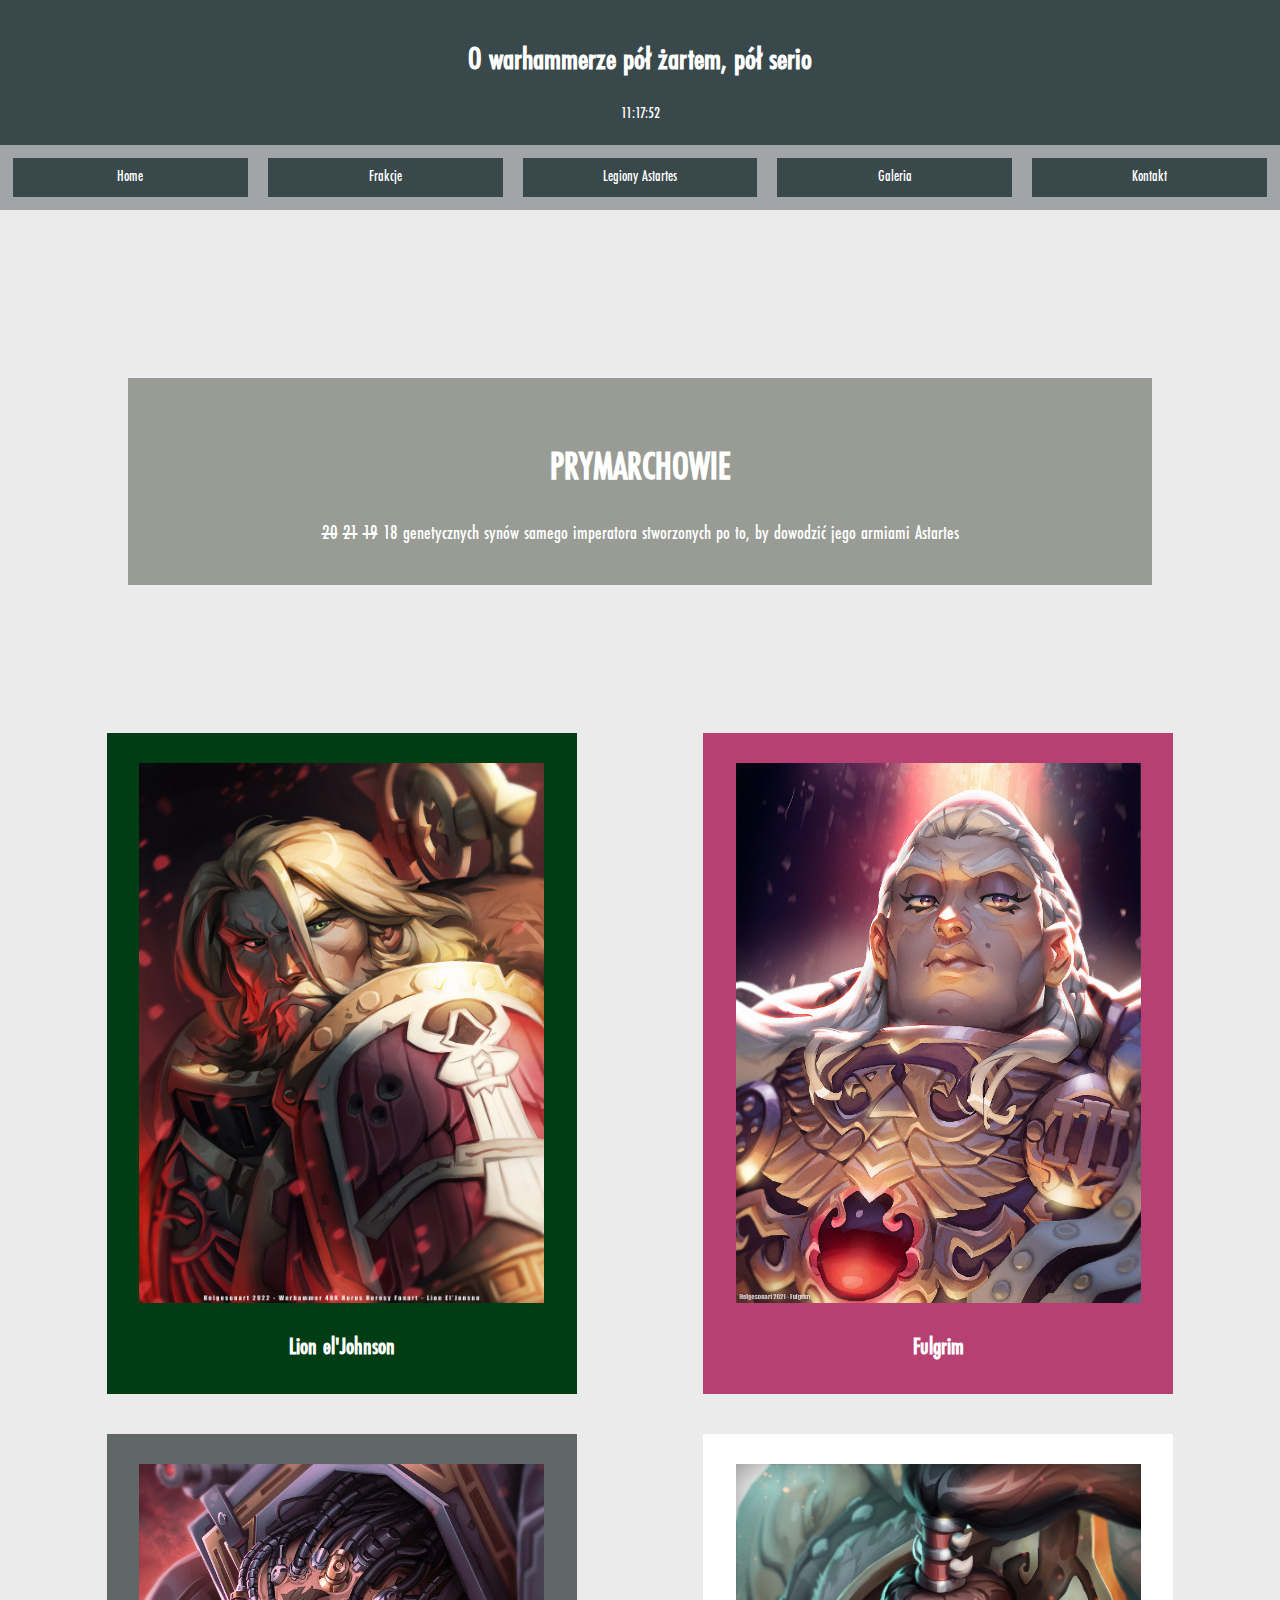
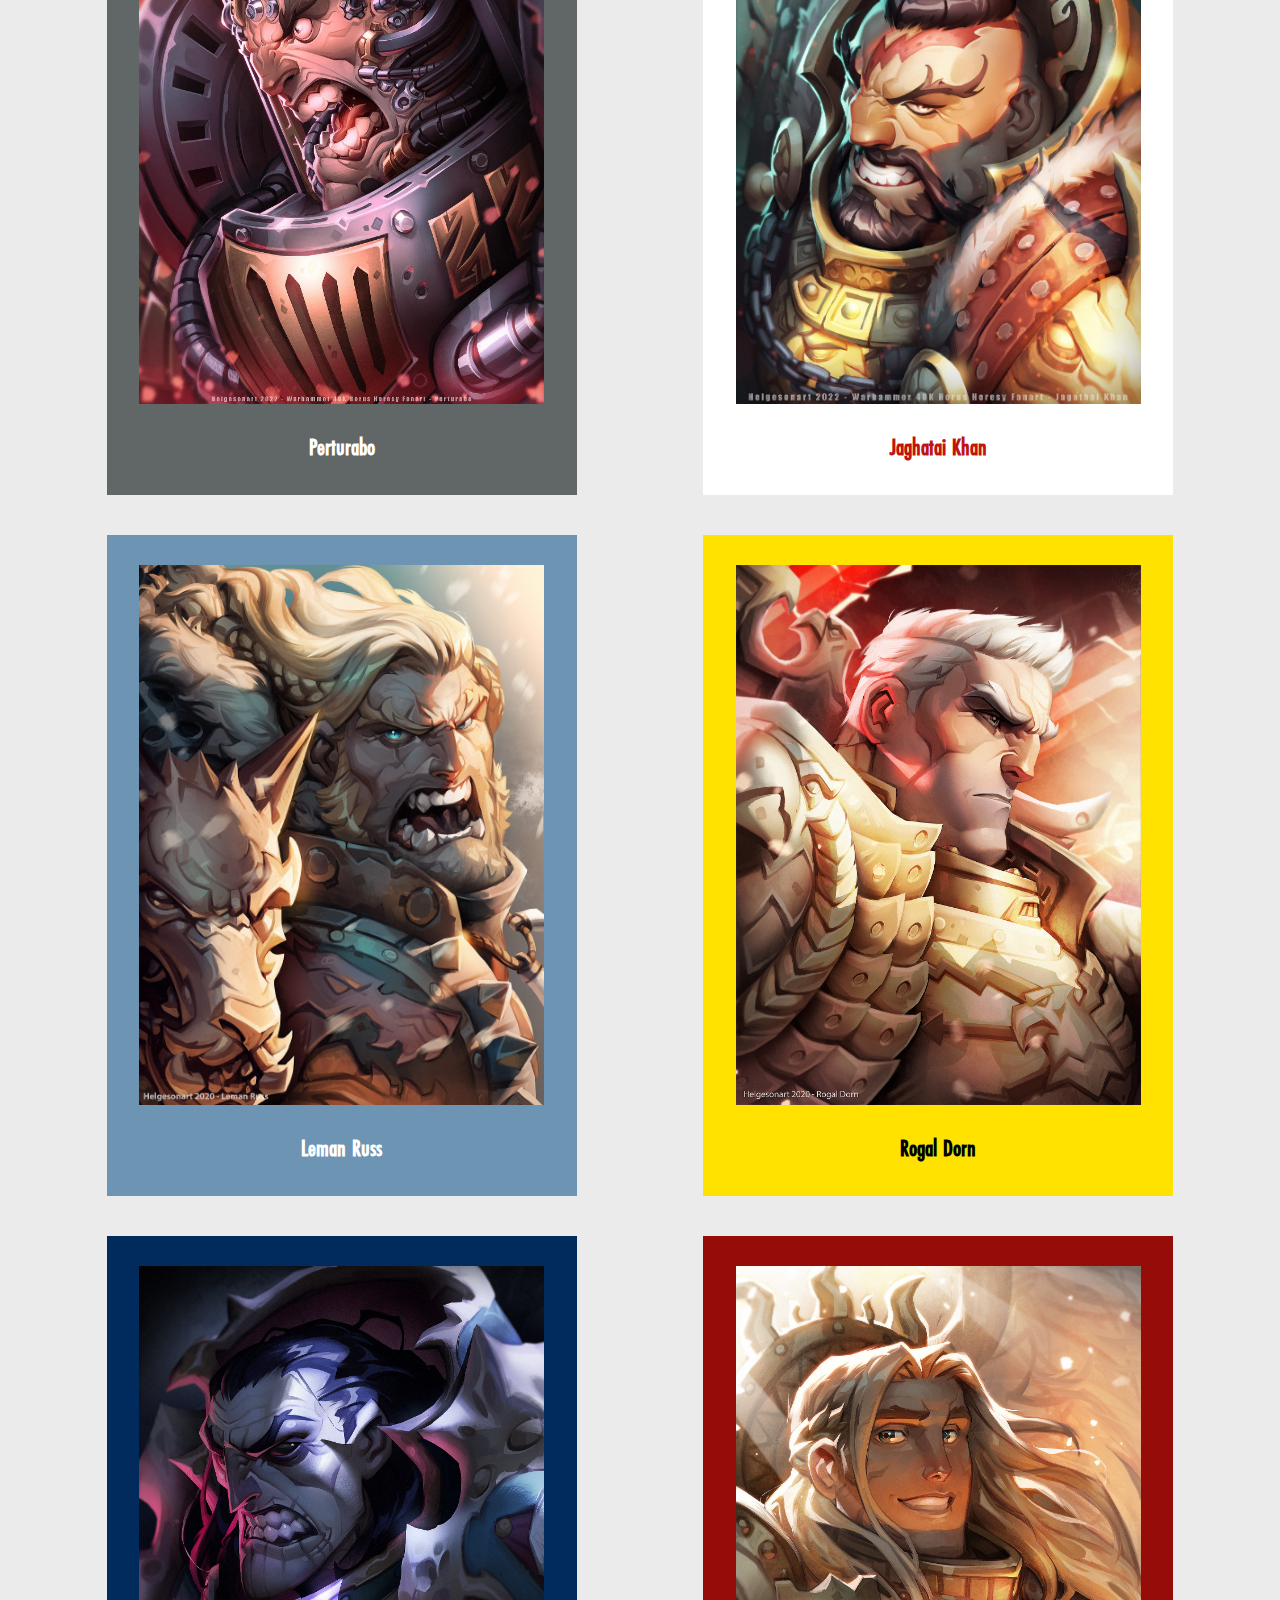
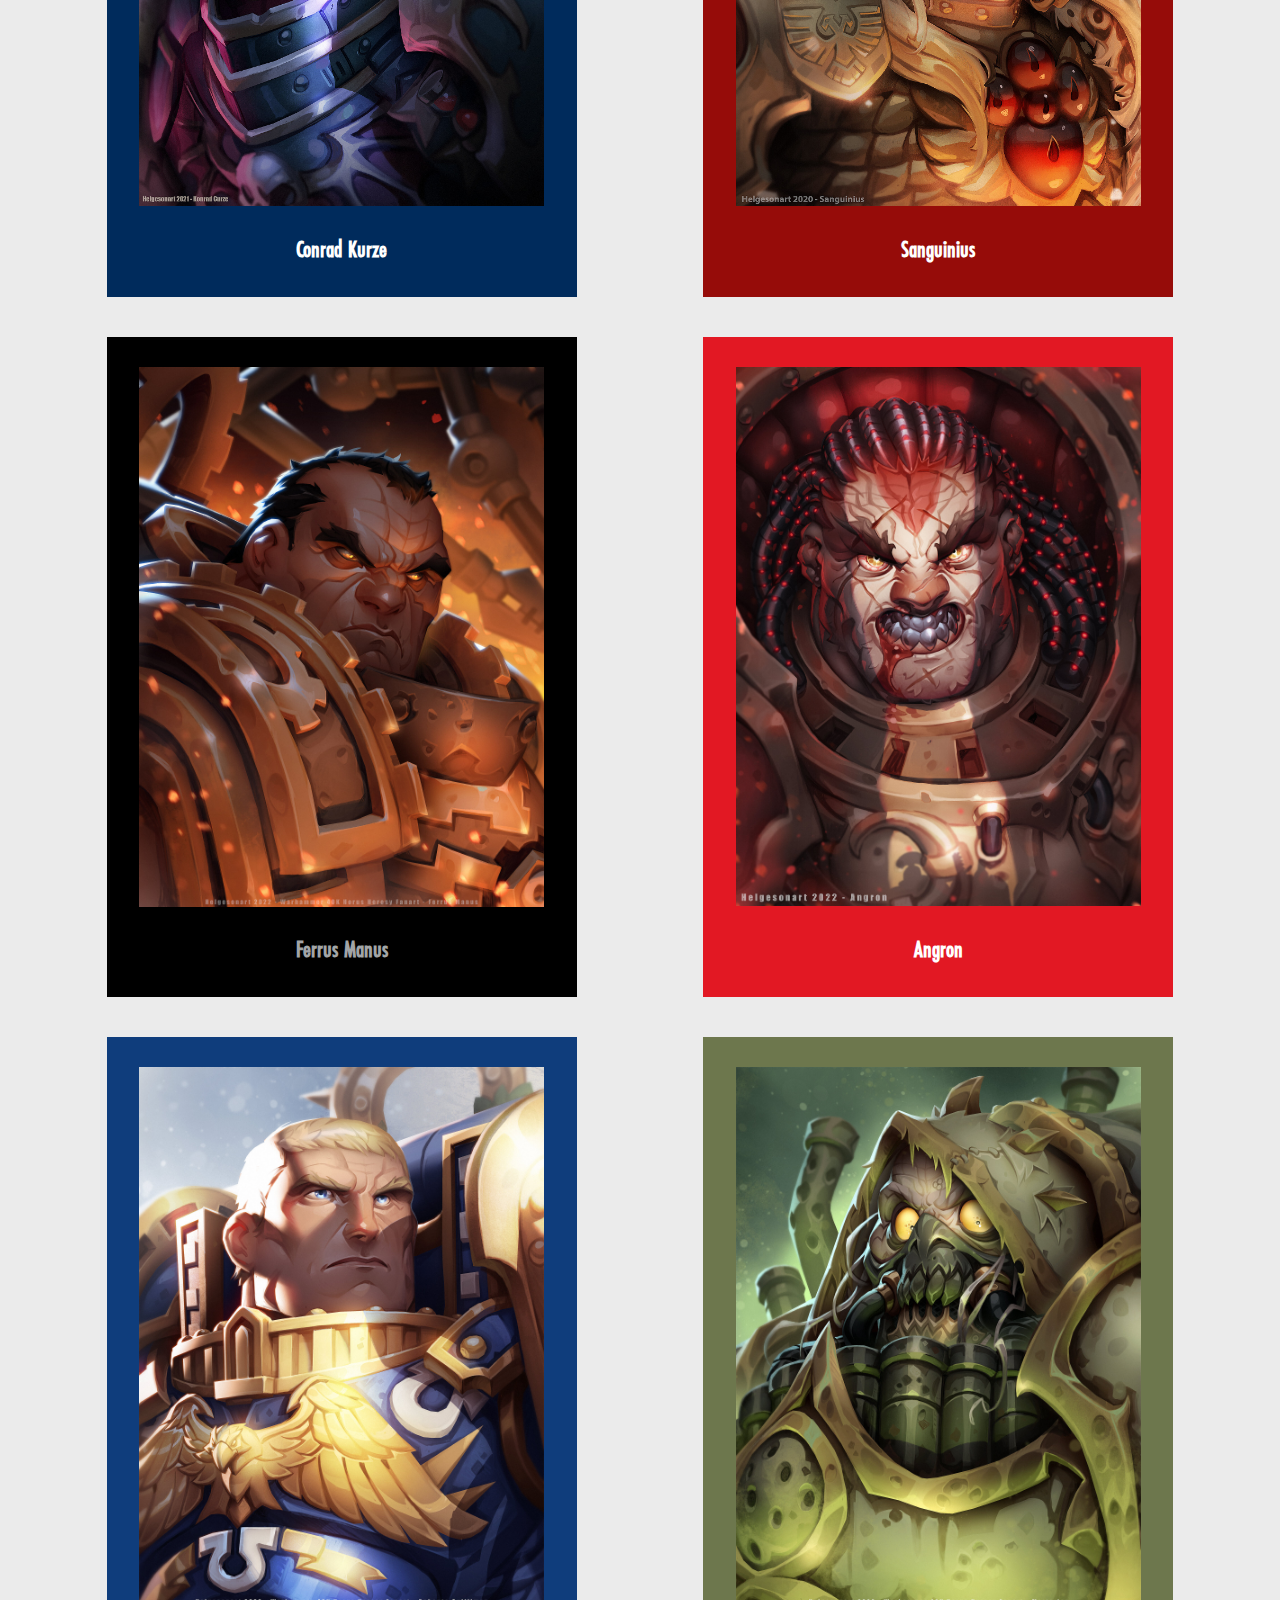
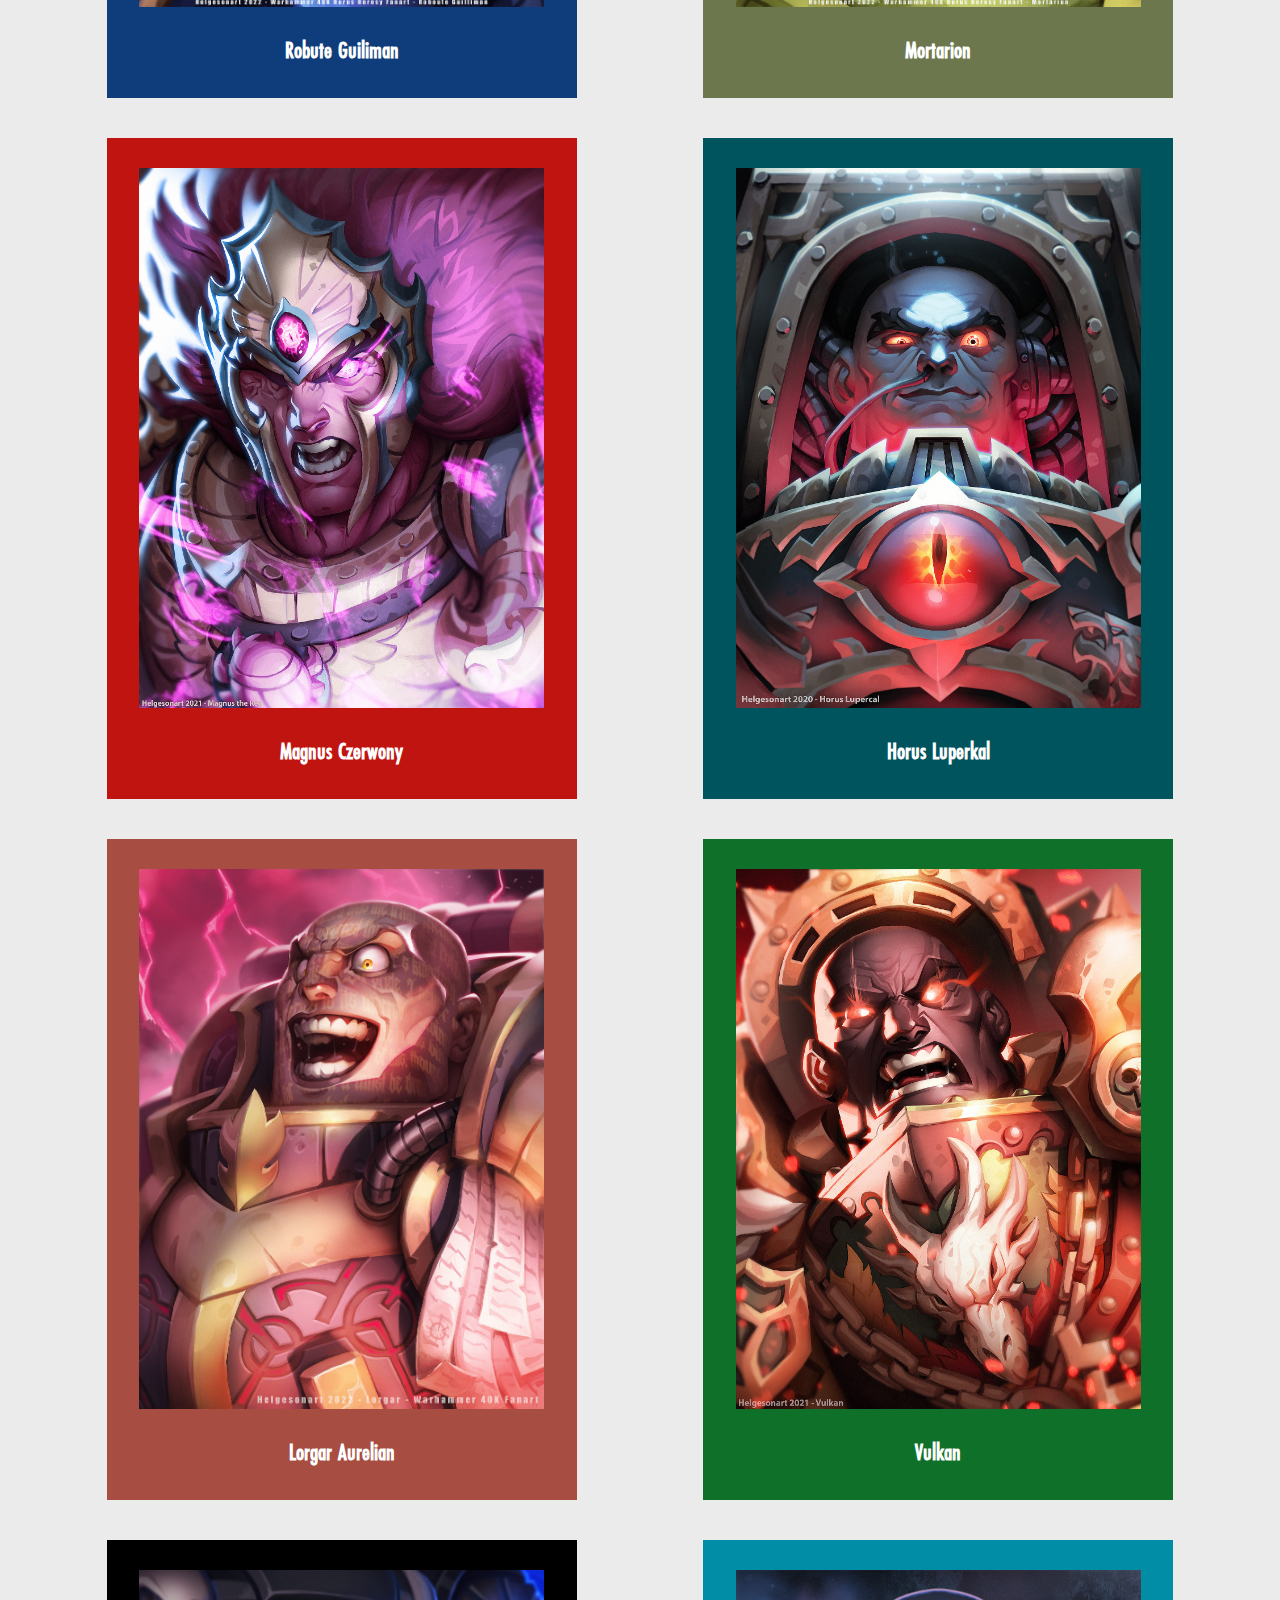
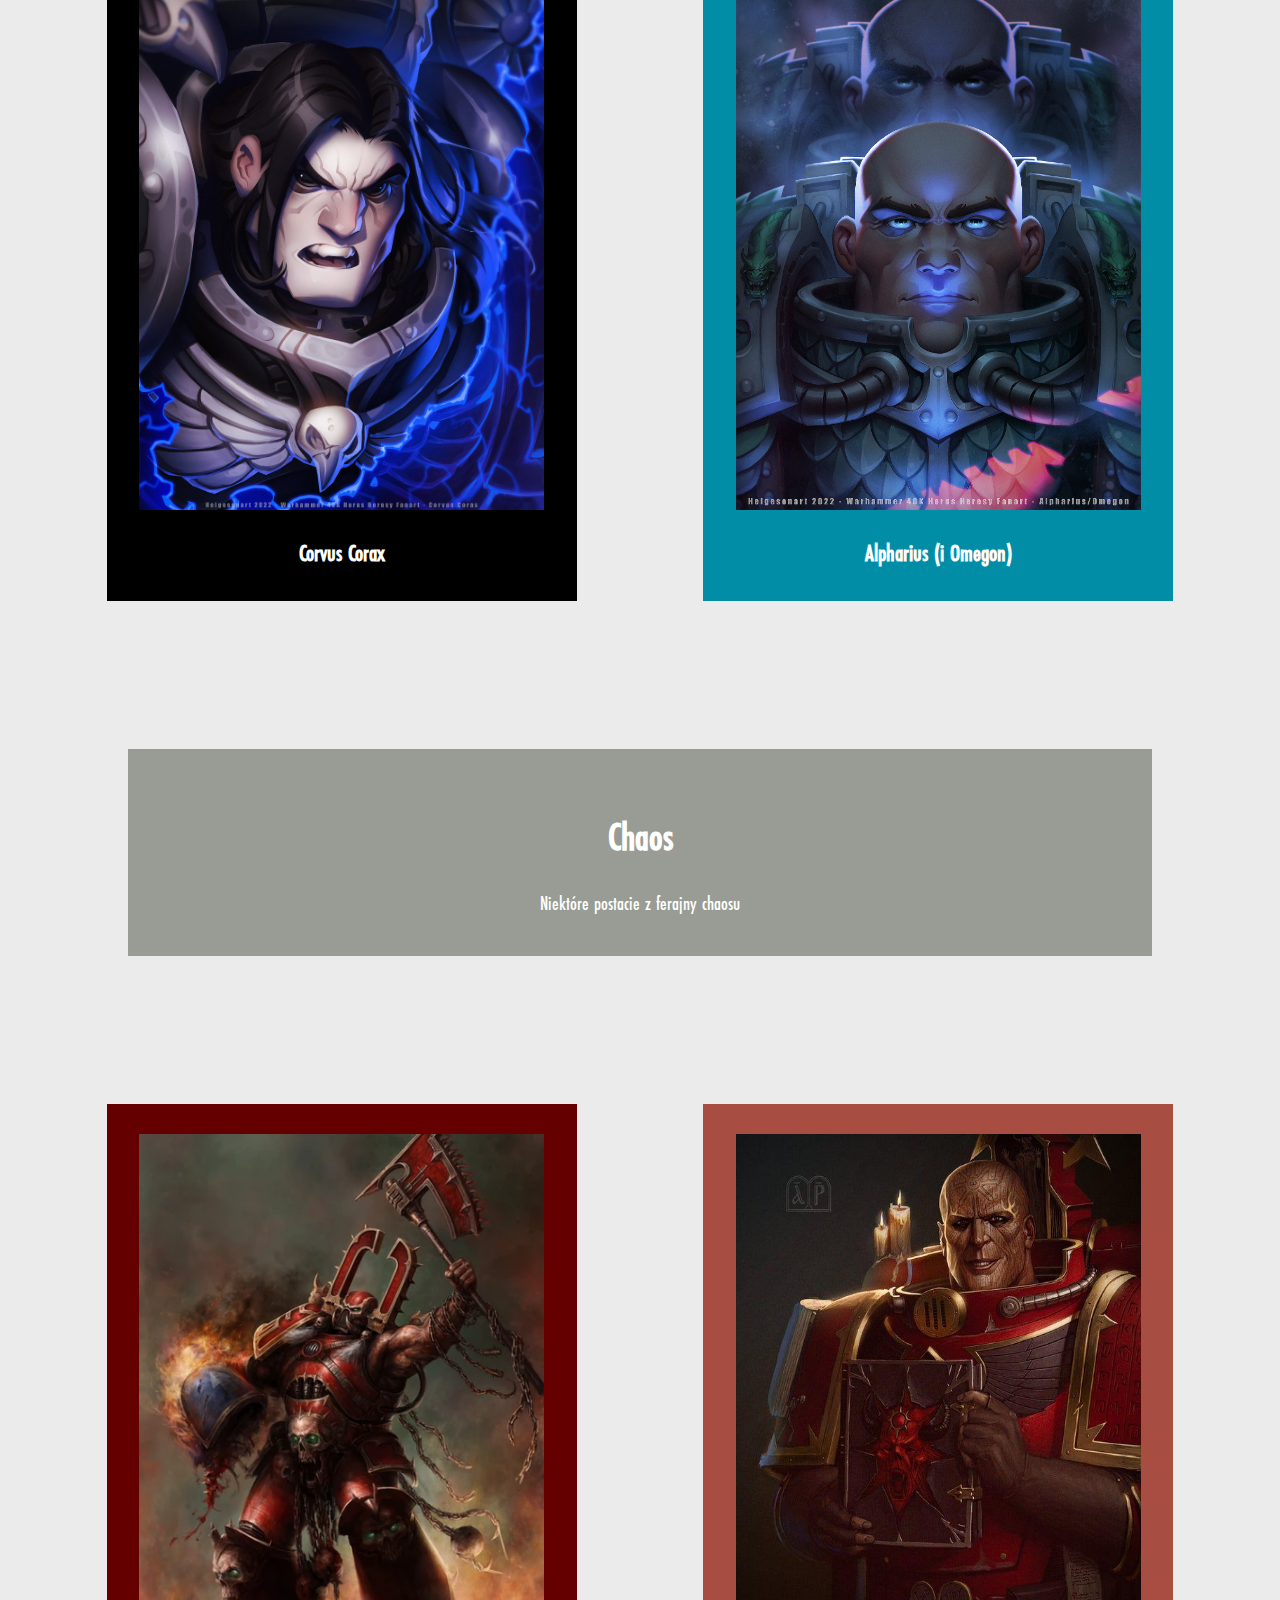
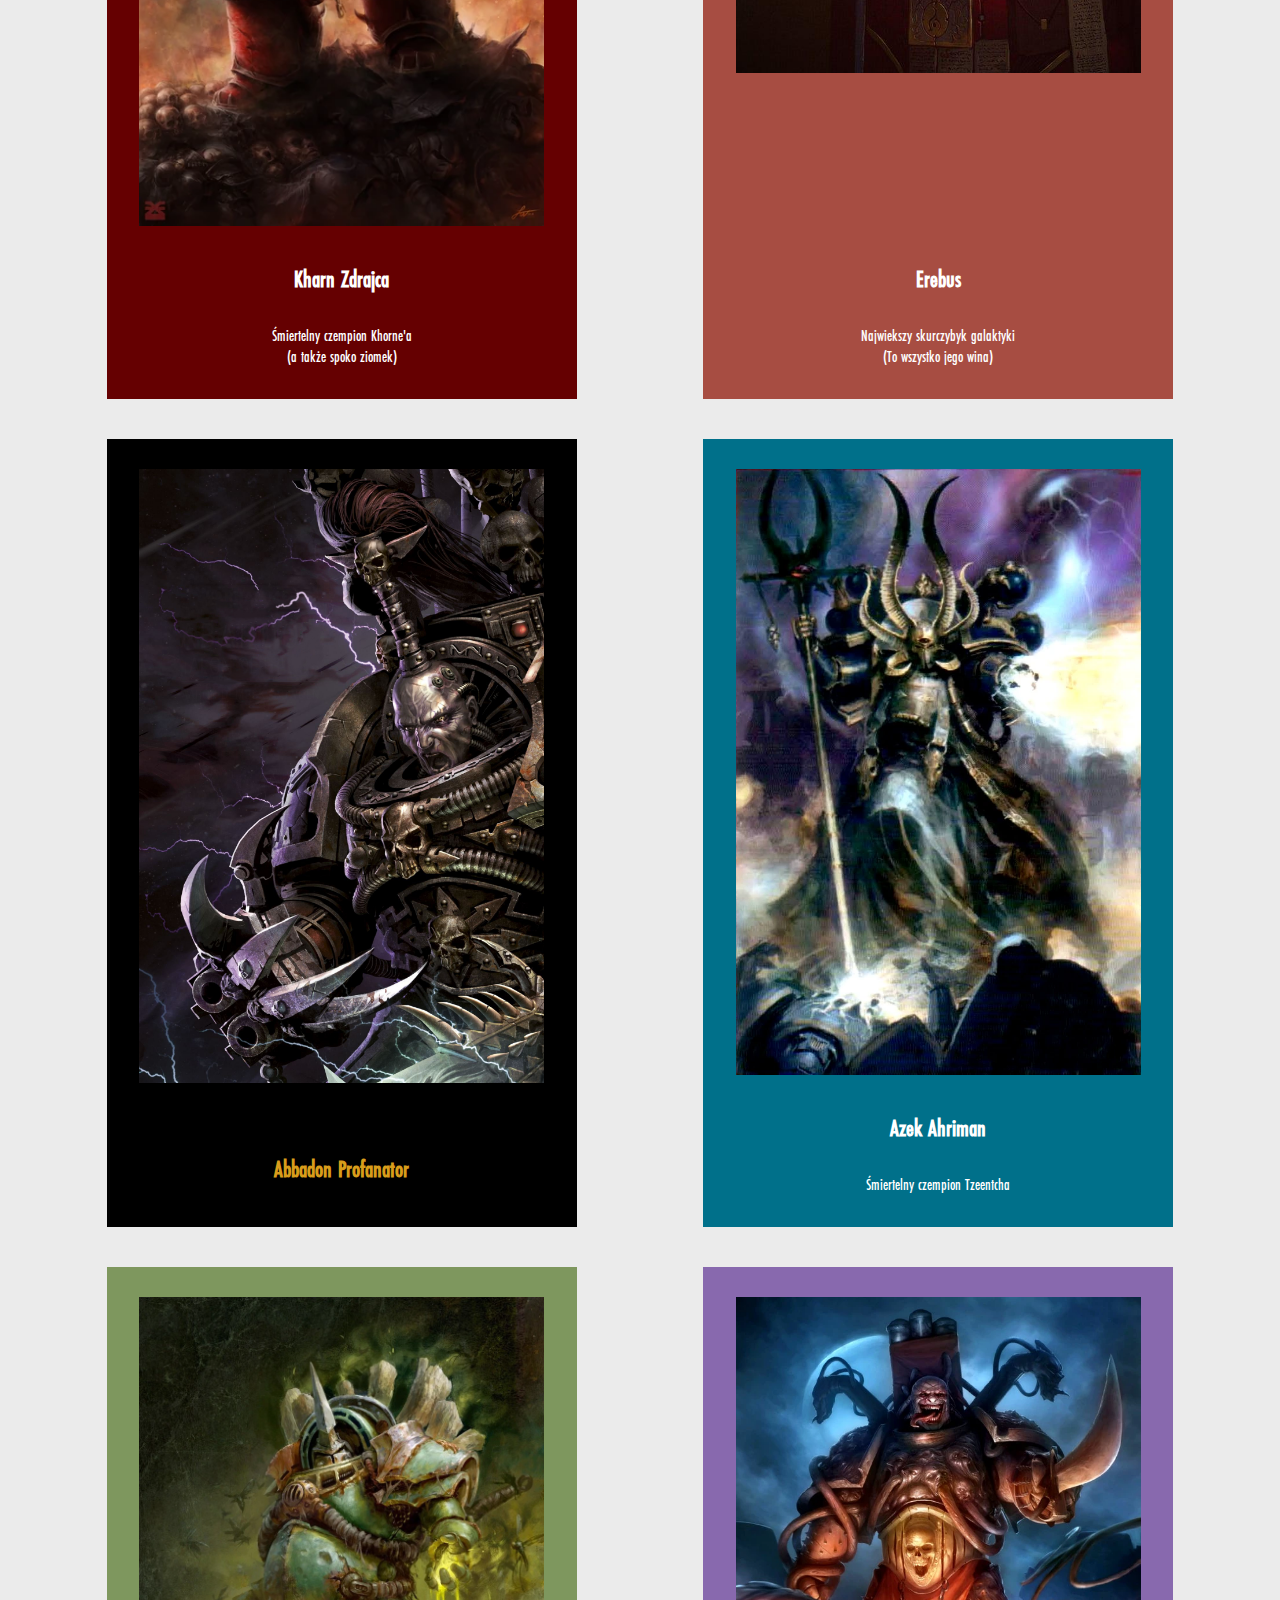
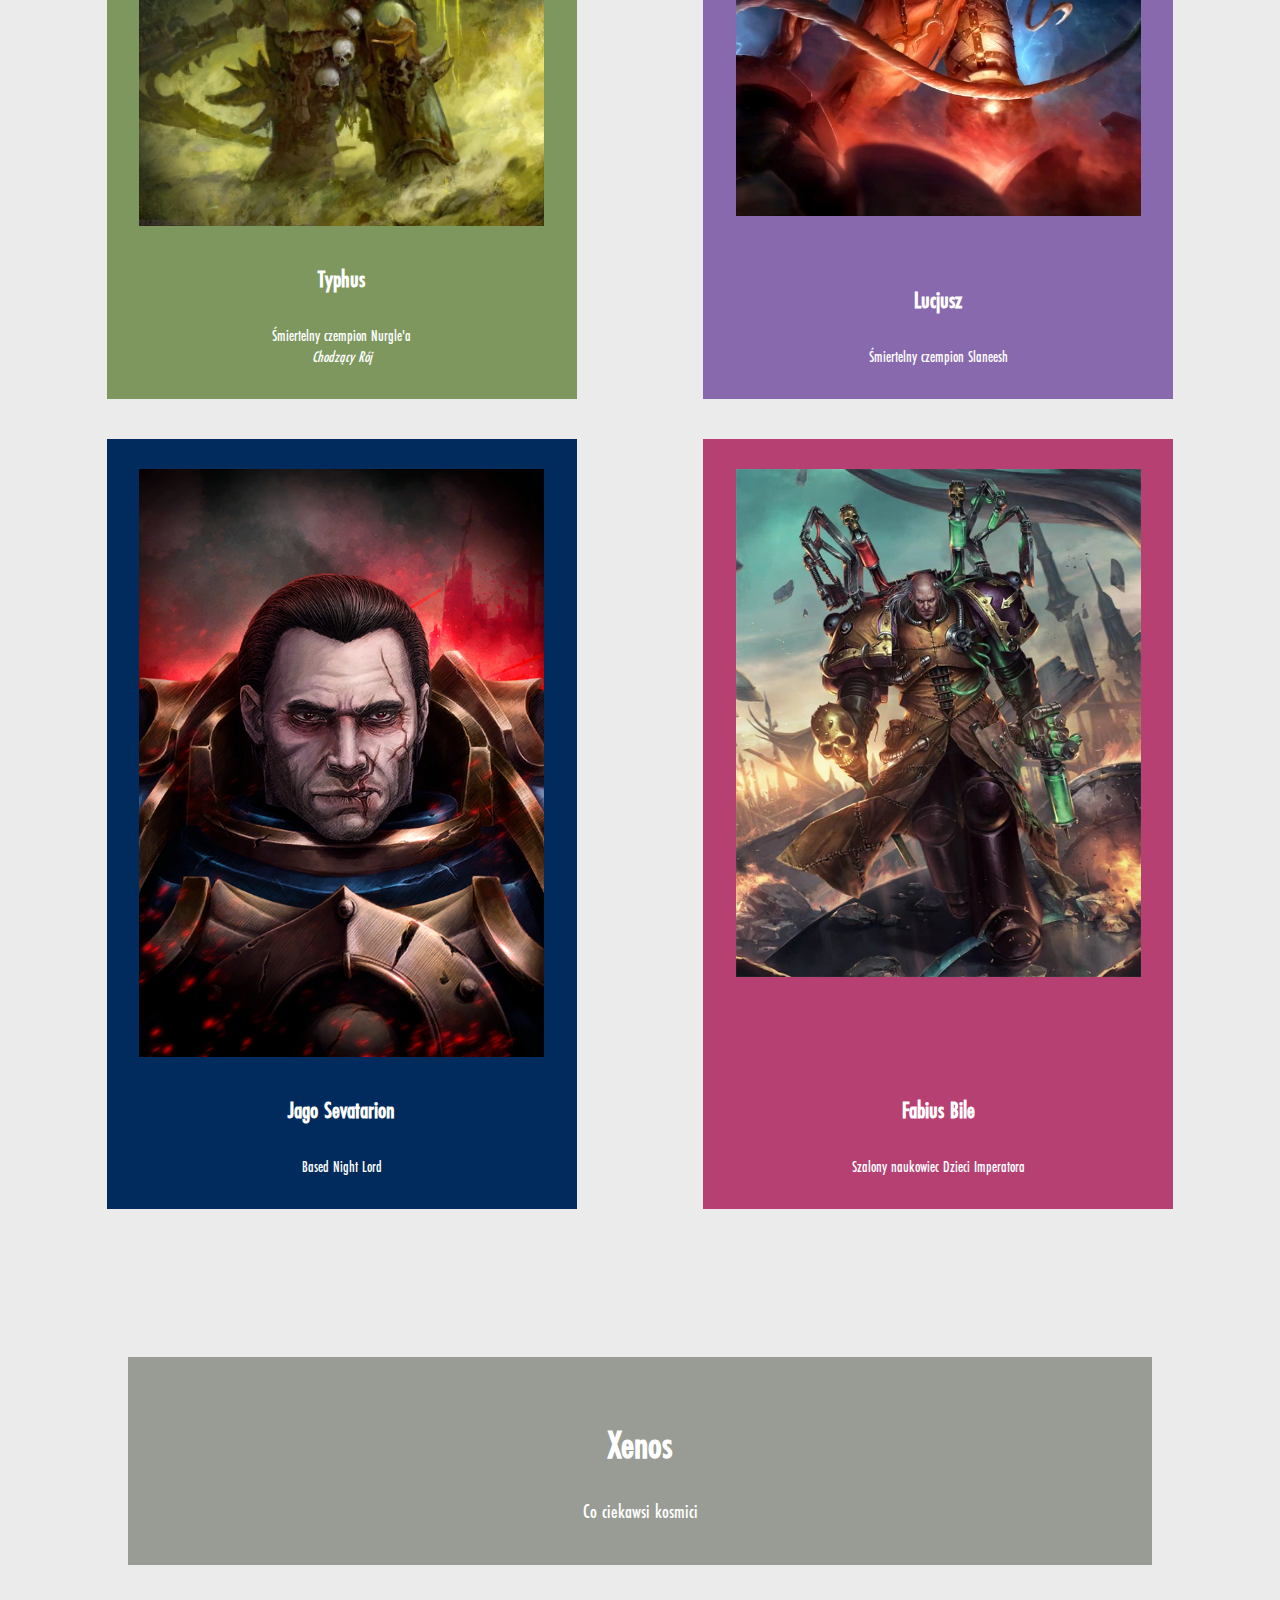
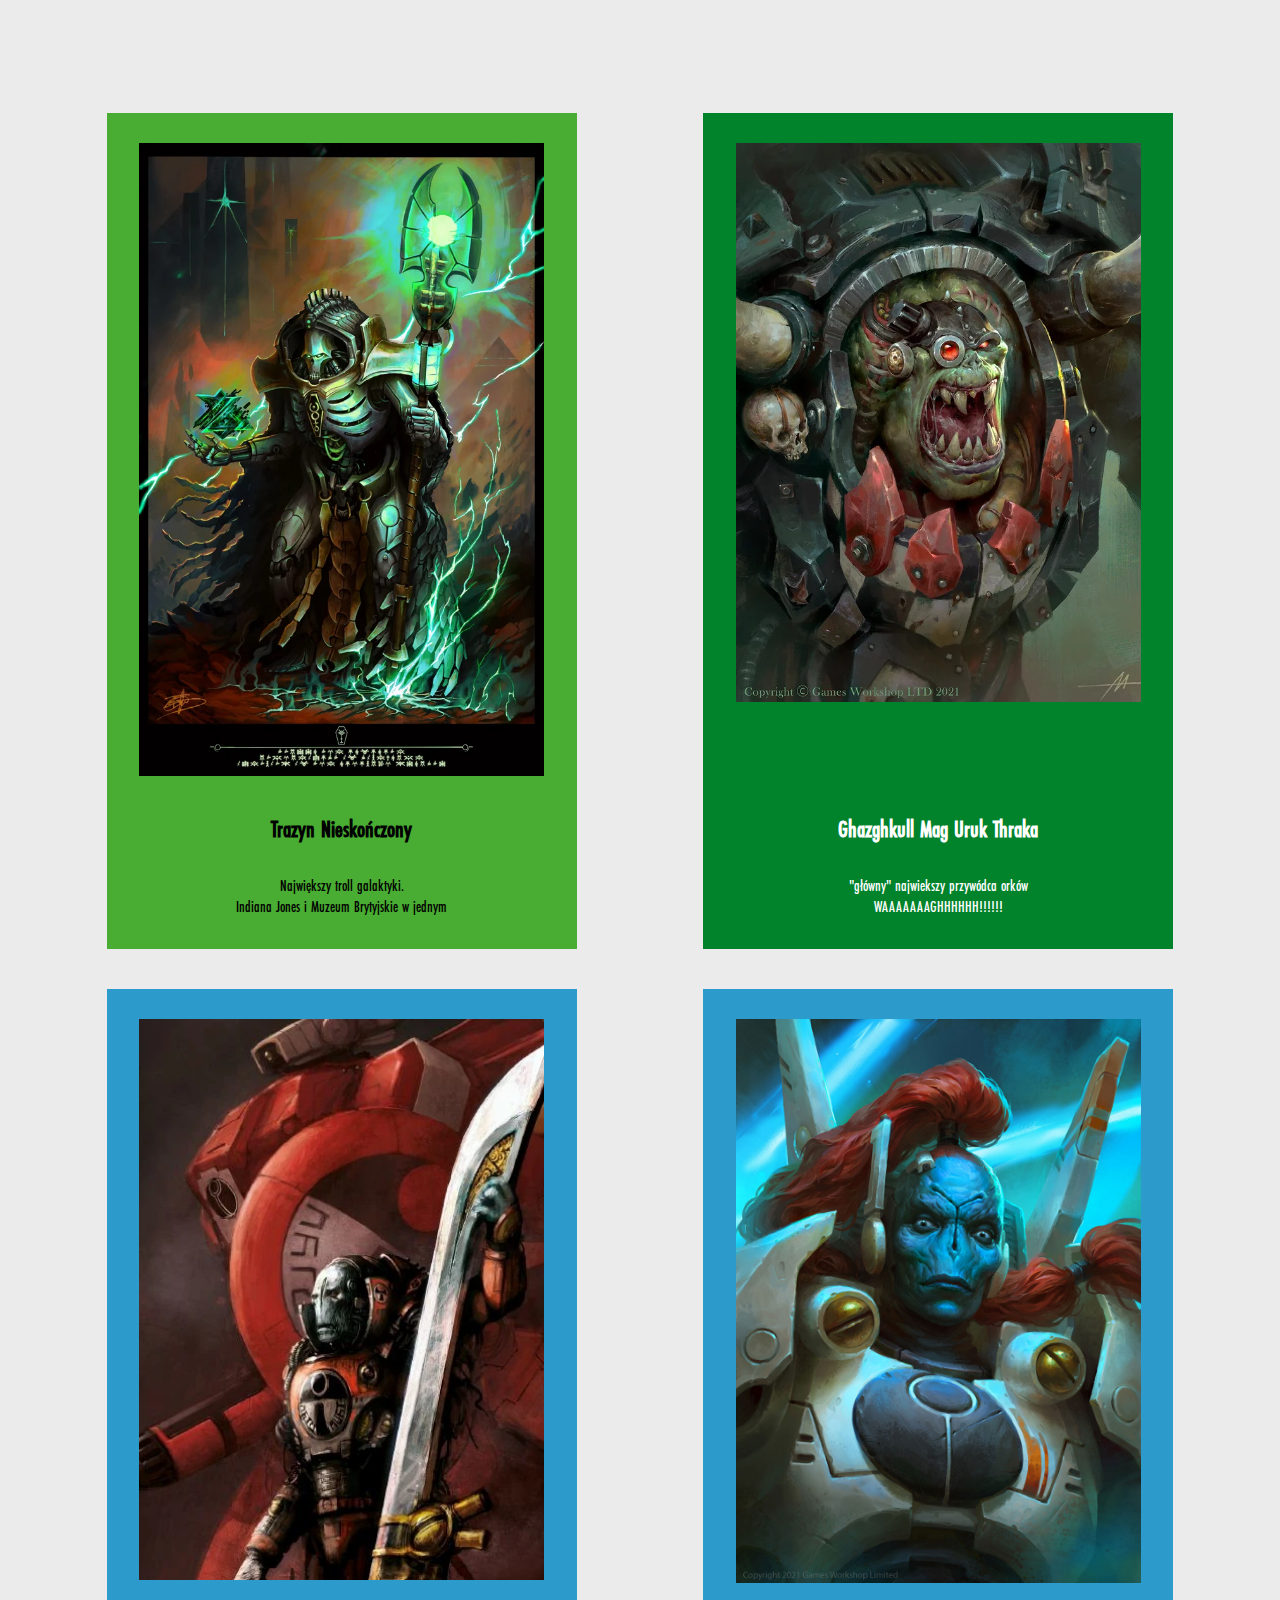
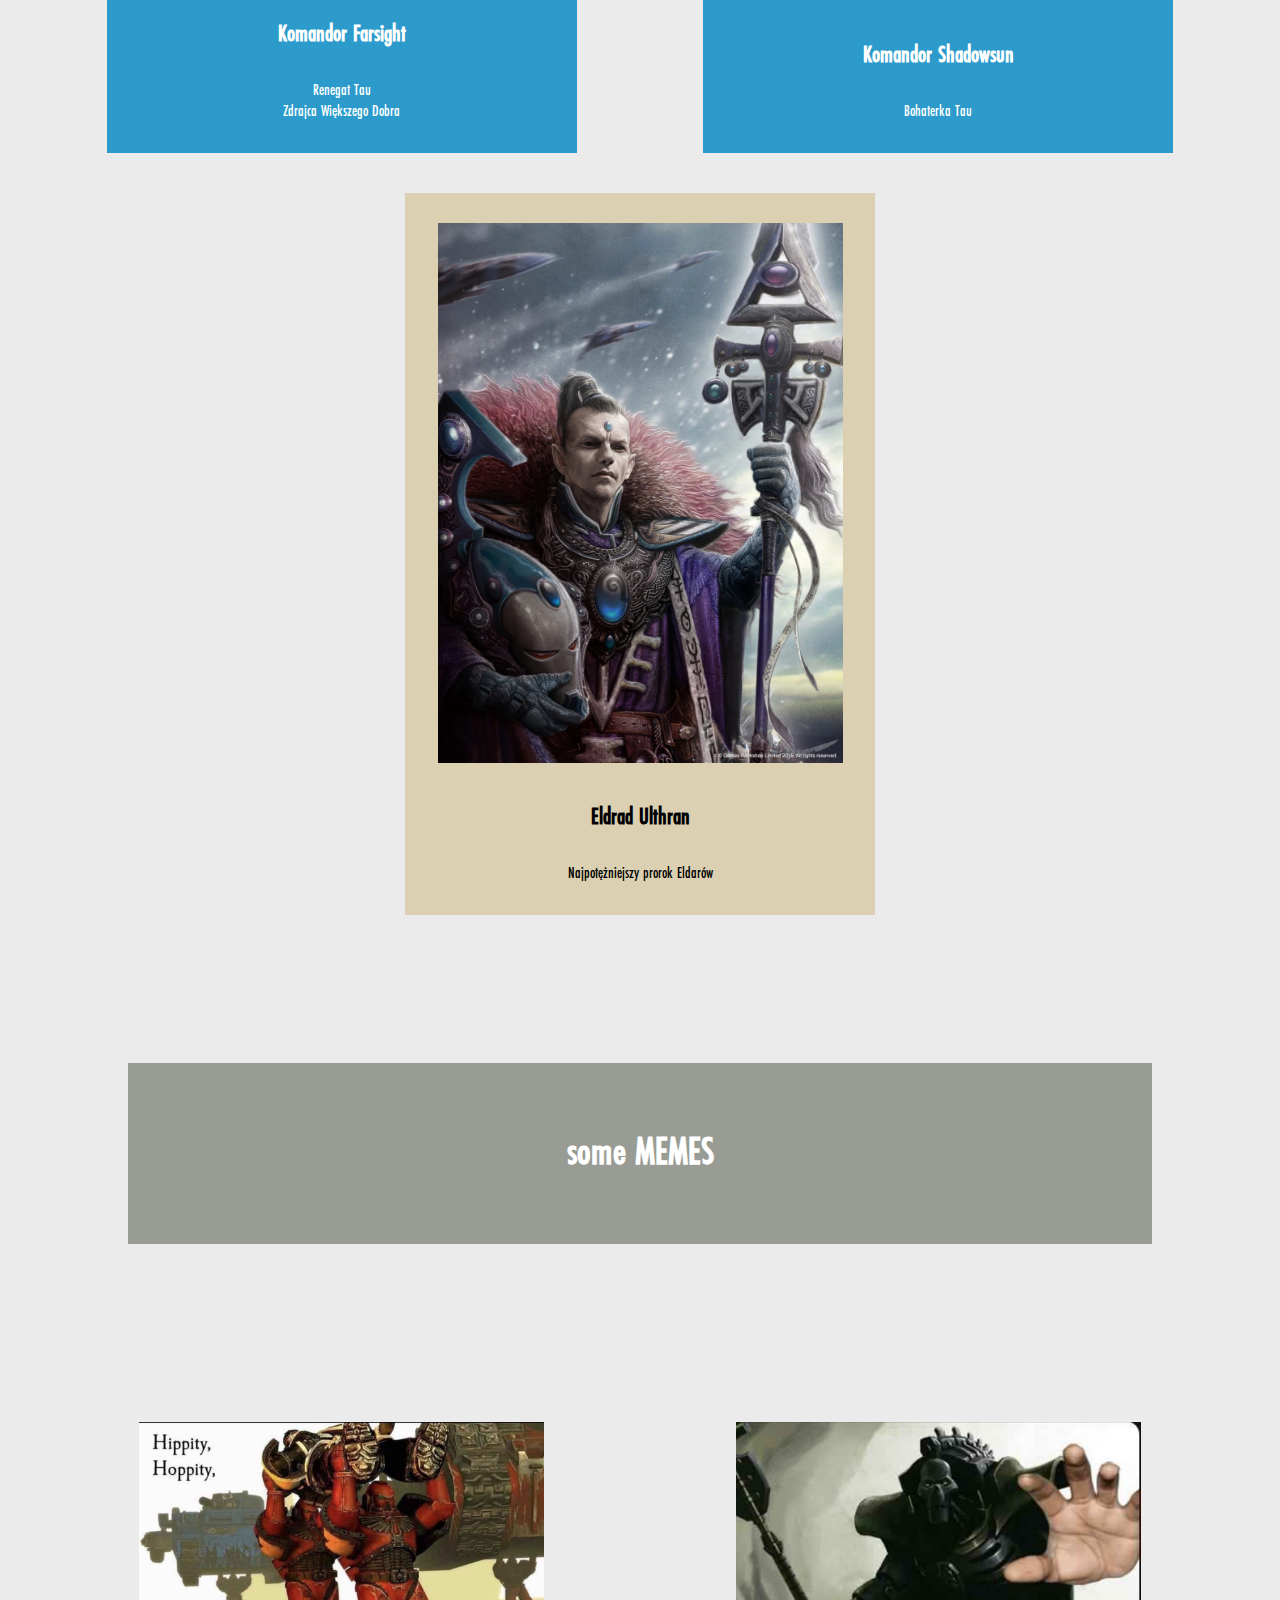
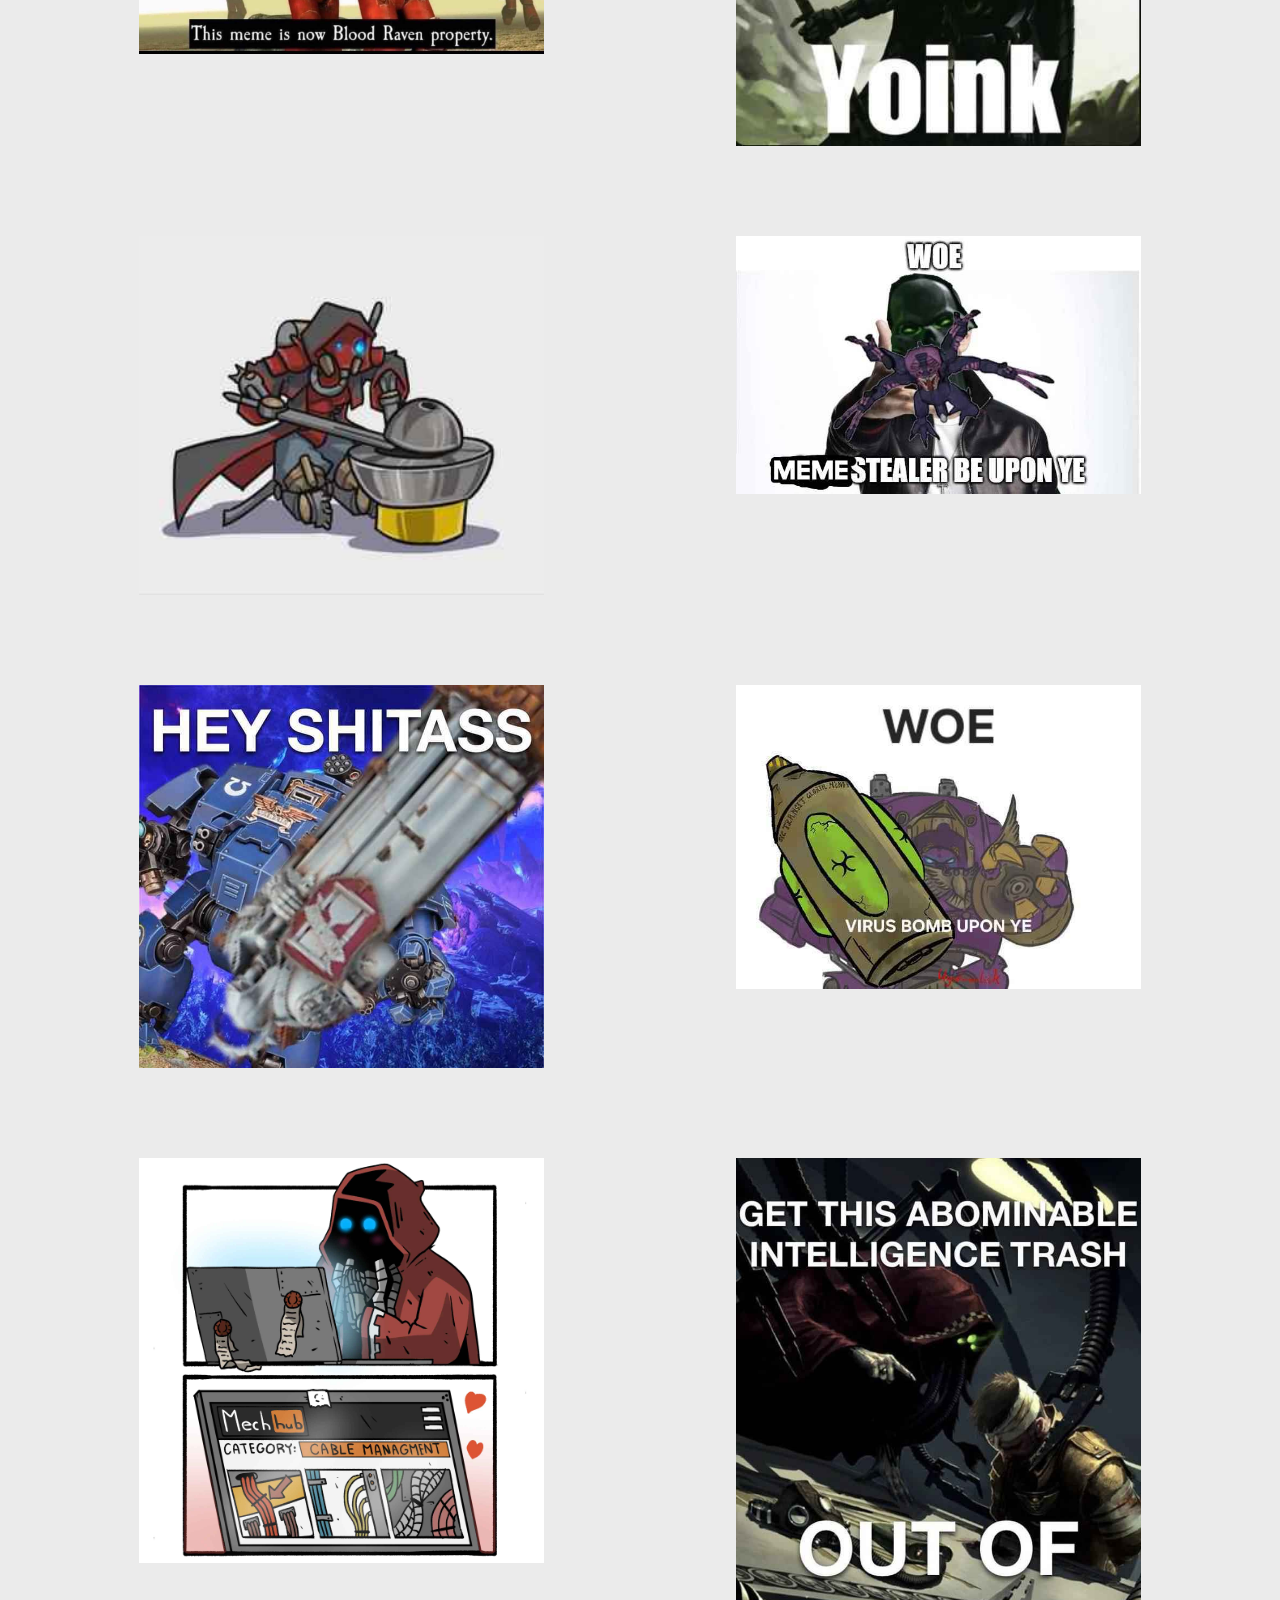
<file: galeria.html>
<!DOCTYPE html>
<html lang="en">
<head>
    <meta charset="UTF-8">
    <meta name="viewport" content="width=\, initial-scale=1.0">
    <title>Galeria</title>
    <link rel="stylesheet" href="style.css">
    <link rel="stylesheet" href="colors.css">
    <link rel="icon" href="assets/chibimechanicum.png" type="image/x-icon">
    <script src="clock.js" defer></script>
    <script src="formscript.js" defer></script>

</head>
<body>
    <div class="wrapper">
    <header class="main-header">
        <h1>O warhammerze pół żartem, pół serio</h1>
        <div id="clock"></div>
    </header>
    <nav>

        <a class="nav" href="index.html">Home</a>

        <a class="nav" href="frakcje.html">Frakcje</a>

        <a class="nav" href="astartes.html">Legiony Astartes</a>

        <a class="nav" href="galeria.html">Galeria</a>

        <a class="nav" href="kontakt.html">Kontakt</a>

    </nav>
    

    <main>

        <div    class="lore">
            <div>
                <h1>PRYMARCHOWIE</h1>
                <s>20</s> <s>21</s> <s>19</s> 18 genetycznych synów samego imperatora stworzonych po to, by dowodzić jego armiami Astartes
            </div>
        </div>

        <div class="loregalery caliban">
            <img    src="primarchs/johannes-helgeson-lionfix.jpg">
            <h2>Lion el'Johnson</h2>
        </div>

        <div class="loregalery fulgrim">
            <img    src="primarchs/johannes-helgeson-fulgrimfinal.jpg">
            <h2>Fulgrim</h2>
        </div>

        <div class="loregalery perturabo">
            <img    src="primarchs/johannes-helgeson-perturabofinal.jpg">
            <h2>Perturabo</h2>
        </div>

        <div class="loregalery khan">
            <img    src="primarchs/johannes-helgeson-jaghataikhan06finaltouches.jpg">
            <h2>Jaghatai Khan</h2>
        </div>

        <div class="loregalery fenris">
            <img    src="primarchs/johannes-helgeson-russ07-fixes.jpg">
            <h2>Leman Russ</h2>
        </div>

        <div class="loregalery dorn">
            <img    src="primarchs/johannes-helgeson-dorn.jpg">
            <h2>Rogal Dorn</h2>
        </div>

        <div class="loregalery nostramo">
            <img    src="primarchs/johannes-helgeson-kurze05-blackeyes.jpg">
            <h2>Conrad Kurze</h2>
        </div>

        <div class="loregalery baal">
            <img    src="primarchs/johannes-helgeson-sanguinius03.jpg">
            <h2>Sanguinius</h2>
        </div>
        
        <div class="loregalery ferrus">
            <img    src="primarchs/johannes-helgeson-ferrusfinal.jpg">
            <h2>Ferrus Manus</h2>
        </div>
        
        <div class="loregalery angron">
            <img    src="primarchs/johannes-helgeson-angron.jpg">
            <h2>Angron</h2>
        </div>
        
        <div class="loregalery ultra">
            <img    src="primarchs/johannes-helgeson-roboutefinal.jpg">
            <h2>Robute Guiliman</h2>
        </div>
        
        <div class="loregalery mortarion">
            <img    src="primarchs/johannes-helgeson-mortarionfinal.jpg">
            <h2>Mortarion</h2>
        </div>
        
        <div class="loregalery magnus">
            <img    src="primarchs/johannes-helgeson-magnusthered.jpg">
            <h2>Magnus Czerwony</h2>
        </div>
        
        <div class="loregalery horus">
            <img    src="primarchs/johannes-helgeson-horusver02-06.jpg">
            <h2>Horus Luperkal</h2>
        </div>
        
        <div class="loregalery lorgar">
            <img    src="primarchs/johannes-helgeson-lorgar.jpg">
            <h2>Lorgar Aurelian</h2>
        </div>
        
        <div class="loregalery vulcan">
            <img    src="primarchs/johannes-helgeson-vulkan.jpg">
            <h2>Vulkan</h2>
        </div>
        
        <div class="loregalery corvus">
            <img    src="primarchs/johannes-helgeson-corax.jpg">
            <h2>Corvus Corax</h2>
        </div>
        
        <div class="loregalery alpha">
            <img    src="primarchs/johannes-helgeson-alpharius.jpg">
            <h2>Alpharius (i Omegon)</h2>
        </div>

    <div class="lore">
        <div>
            <h1>Chaos</h1>Niektóre postacie z ferajny chaosu
        </div>
    </div>

    <div class="loregalery khorne">
        <img src="assets/kharn.webp">
        <div>
        <h2>Kharn Zdrajca</h2><div class="loregalerydiv">Śmiertelny czempion Khorne'a <br>     (a także spoko ziomek)</div>
        </div>    
    </div>

    <div class="loregalery lorgar">
        <img src="assets/erebus.jpeg">
        <div>
        <h2>Erebus</h2><div class="loregalerydiv">Najwiekszy skurczybyk galaktyki<br>(To wszystko jego wina)</div>    
        </div>
    </div>

    <div class="loregalery abbadon">
        <img src="assets/abbadon.jpg">
        <div>
        <h2>Abbadon Profanator</h2>    
        </div>
    </div>

    <div class="loregalery arhiman">
        <img src="assets/ahriman.webp">
        <div>
        <h2>Azek Ahriman</h2><div class="loregalerydiv">Śmiertelny czempion Tzeentcha</div>    
        </div>
    </div>

    <div class="loregalery nurgle">
        <img src="assets/typhus.webp">
        <div>
        <h2>Typhus</h2><div class="loregalerydiv">Śmiertelny czempion Nurgle'a<br><i>Chodzący Rój</i></div>    
        </div>
    </div>

    <div class="loregalery slaneesh">
        <img src="assets/lucius.webp">
        <div>
        <h2>Lucjusz</h2><div class="loregalerydiv">Śmiertelny czempion Slaneesh</div>    
        </div>
    </div>

    <div class="loregalery nostramo">
        <img src="assets/jago.webp">
        <div>
        <h2>Jago Sevatarion</h2><div class="loregalerydiv">Based Night Lord</div>    
        </div>
    </div>

    <div class="loregalery fulgrim">
        <img src="assets/Fabius_Bile_Clonelord.webp">
        <div>
        <h2>Fabius Bile</h2><div class="loregalerydiv">Szalony naukowiec Dzieci Imperatora</div>    
        </div>
    </div>

    <div class="lore">
        <div>
            <h1>Xenos</h1>Co ciekawsi kosmici
        </div>
    </div>

    <div class="loregalery necron">
        <img src="assets/trazyn.webp">
        <div>
            <h2>Trazyn Nieskończony</h2><div class="loregalerydiv">Największy troll galaktyki.<br>Indiana Jones i Muzeum Brytyjskie w jednym</div>    
        </div>
    </div>

    <div class="loregalery ork">
        <img src="assets/ghaz.webp">
        <div>
            <h2>Ghazghkull Mag Uruk Thraka</h2><div class="loregalerydiv">"główny" najwiekszy przywódca orków<br>WAAAAAAAGHHHHHH!!!!!!</div>    
        </div>
    </div>

    <div class="loregalery tau">
        <img src="assets/Farsight6.webp">
        <div>
            <h2>Komandor Farsight</h2><div class="loregalerydiv">Renegat Tau <br>Zdrajca Większego Dobra</div>    
        </div>
    </div>

    
    <div class="loregalery tau">
        <img src="assets/shadowsun.jpg">
        <div>
            <h2>Komandor Shadowsun</h2><div class="loregalerydiv">Bohaterka Tau</div>    
        </div>
    </div>

    <div class="loregalery eldar">
        <img src="assets/Eldrad_Ulthran-0.webp">
        <div>
            <h2>Eldrad Ulthran</h2><div class="loregalerydiv">Najpotężniejszy prorok Eldarów</div>    
        </div>
    </div>

    <div class="lore">
        <div>
            <h1>some MEMES</h1>
        </div>
    </div>

    <div class="loregalery nothere">
        <img src="assets/bravens.jpg">
    </div>
    
    <div class="loregalery nothere">
        <img src="assets/yoink.jpg">
    </div>

    <div class="loregalery nothere">
        <img src="assets/skitariino.jpg">
    </div>

    <div class="loregalery nothere">
        <img src="assets/trazyn_woe.jpg">
    </div>

    <div class="loregalery nothere">
        <img src="assets/shitass.jpg">
    </div>

    <div class="loregalery nothere">
        <img src="assets/rylanor.jpg">
    </div>

    <div class="loregalery nothere">
        <img src="assets/mhub.jpg">
    </div>

    <div class="loregalery nothere">
        <img src="assets/mechscold.jpg">
    </div>

    <div class="loregalery nothere">
        <img src="assets/bigesmoke.jpg">
    </div>

    <div class="loregalery nothere">
        <img src="assets/iwtmnt.jpg">
    </div>

    <div class="loregalery nothere">
        <img src="assets/rylanor2.jpg">
    </div>

    <div class="loregalery nothere">
        <img src="assets/yeheresy.jpg">
    </div>

    <div class="loregalery nothere">
        <img src="assets/heresy.jpg">
    </div>

    <div class="loregalery nothere">
        <img src="assets/kriegshovel.jpg">
    </div>

    <div class="loregalery nothere">
        <img src="assets/angronmad.jpg">
    </div>

    <div class="loregalery nothere">
        <img src="assets/poketrazyn.jpg">
    </div>

    <div class="loregalery nothere">
        <img src="assets/dornnarcotics.jpg">
    </div>

    </main>
    <footer>
        Aleksander Matyka
    </footer>
    </div>
</body>
</html>
</file>
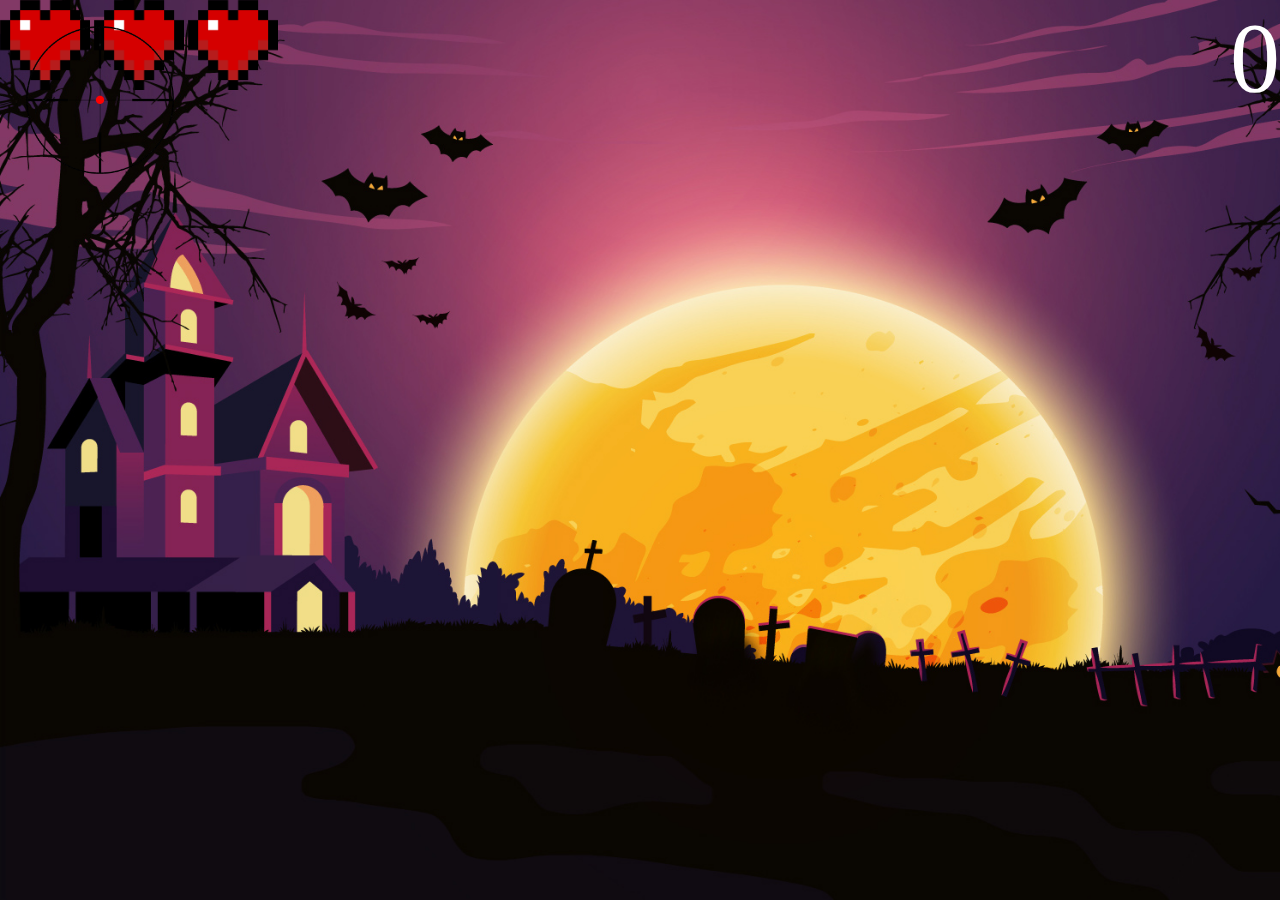
<file: index2.html>
<!DOCTYPE html>
<html lang="en">
<head>
    <meta charset="UTF-8">
    <meta name="viewport" content="width=device-width, initial-scale=1.0">
    <title>Zombi Bombi</title>
    <script src="zombie2.js" defer></script>
    <link rel="stylesheet" href="zombieStyle2.css">
</head>
<body>
    <div id="game">
        <div class = "stat-container">
            <div class="hearts">
                <img class = "heart" src="images/full_heart.png">
                <img class = "heart" src="images/full_heart.png">
                <img class = "heart" src="images/full_heart.png">
            </div>
            <div id="points">0000</div>
            
        </div>
        <div id="gamescreen">
        </div>
    </div>
    
</body>
</html>
</file>
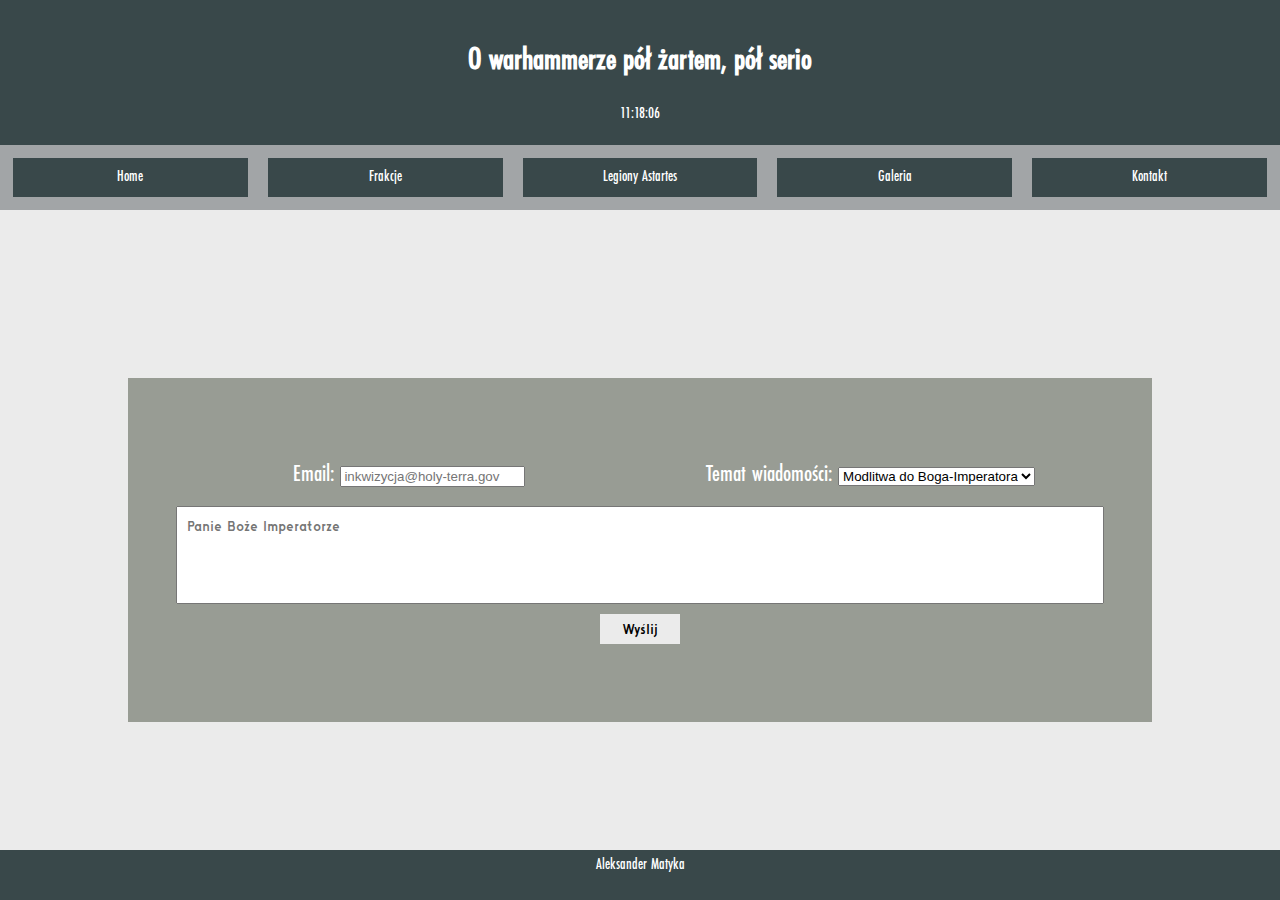
<file: kontakt.html>
<!DOCTYPE html>
<html lang="en">
<head>
    <meta charset="UTF-8">
    <meta name="viewport" content="width=\, initial-scale=1.0">
    <title>Kontakt</title>
    <link rel="stylesheet" href="style.css">
    <link rel="stylesheet" href="colors.css">
    <link rel="icon" href="assets/chibimechanicum.png" type="image/x-icon">
    <script src="clock.js" defer></script>
    <script src="formscript.js" defer></script>

</head>
<body>
    <div class="wrapper">
    <header class="main-header">
        <h1>O warhammerze pół żartem, pół serio</h1>
        <div id="clock"></div>
    </header>
    <nav>

        <a class="nav" href="index.html">Home</a>

        <a class="nav" href="frakcje.html">Frakcje</a>

        <a class="nav" href="astartes.html">Legiony Astartes</a>

        <a class="nav" href="galeria.html">Galeria</a>

        <a class="nav" href="kontakt.html">Kontakt</a>

    </nav>
    

    <main>
        <form class="form">
            <div class="form-header">
                <div class="emaildiv">
                    <label for="email">Email:</label>
                    <input id="email" type="email" placeholder="inkwizycja@holy-terra.gov" name="email">
                </div>

                <div class="selectdiv">
                    <label for="temat">Temat wiadomości:</label>
                    <select name="tematy" id="temat">
                        <option value="prayer">Modlitwa do Boga-Imperatora</option>
                        <option value="complaint">Zażalenie</option>
                        <option value="heresy">Zgłoszenie herezji</option>
                    </select>
                </div>
            </div>


            <textarea rows="4" id="textarea"></textarea>

            <div class="form-message"></div>

            <input type="submit" value="Wyślij" class="submit">     
        </form>


    </main>
    <footer>
        Aleksander Matyka
    </footer>
    </div>
</body>
</html>
</file>
<file: style.css>
@font-face {
    font-family: 'Futura';
    src: url('fonts/futura-medium.otf') format('opentype');
    font-weight: normal;
    font-style: normal;
}

@font-face {
    font-family: 'Drogowskaz';
    src: url('fonts/Drogowskaz_lekki_owalny.ttf') format('truetype');
    font-weight: normal;
    font-style: normal;
}

html, body {
    font-family: "Futura", sans-serif;
    margin: 0;
    color: white;
    height: 100dvh;
    width: 100%;

}

.main-header{
    background-color: rgb(57, 72, 74);
    color: white;
    text-align: center;
    padding: 20px;
}

nav{
    padding: 3px;
    background-color:rgb(162, 165, 167);
    display: flex;
    height: auto;
}

.nav{
    justify-content: space-between;
    width: 100%;
    background-color: rgb(57, 72, 74);
    color: white;
    text-decoration: none;
    text-align: center;
    height: auto;
    margin: 10px;
    overflow: hidden;
    padding-top: 9px;
    padding-bottom: 9px;
    padding-right: 5px;
    padding-left: 5px;
}
.nav:hover{
    color: rgb(57, 72, 74);
    background-color: white;
}


main{
    background-color: rgb(235, 235, 235);
    display: flex;
    flex-wrap: wrap;
    justify-content: space-evenly;
    padding-top: 40px;
    flex:1;
    width: 100%;
    
}

.loreblock{
    background-color: yellow;
    display: flex;
    height: auto;
    width: 450px;
    margin: 10px;
    padding: 10px;
    flex-wrap: wrap;
    justify-content: center;
    align-content: flex-start;
}



.loreblock header{
    width: 50%;
    text-align: center;
    align-content: center;
    height: 200px;
}

.loreblock img{
    width:200px;
    height: 200px;
    
}

.loreblock article{
    padding: 10px;
    height: auto;
    align-content: center;
    text-align: center;
    width:100%;
    /* overflow-y: scroll; */
}

.lore{
    display: flex;
    flex-direction: row;
    flex-wrap: nowrap;
    justify-content: center;
    width: 100%;
    height: auto;
    background-color: rgb(152, 156, 148);
    text-align: center;
    font-size: 15pt;
    margin:10%;
    padding: 3%;
}

.form{
    display: flex;
    justify-content: center;
    width: 100%;
    height: auto;
    background-color: rgb(152, 156, 148);
    text-align: center;
    font-size: 15pt;
    margin:10%;
    padding: 3%;
}

footer{
    background-color: rgb(57, 72, 74);
    color: white;
    text-align: center;
    height: 40px;
    padding: 5px;
    
}

.wrapper{
    display: flex;
    flex-direction: column;
    height: auto;
    min-height: 100vh;
}

textarea{
    font-family: "Drogowskaz", sans-serif;
    width: auto;
}
.loreblock h4{
    padding-bottom: 0px;
    margin-top:10px;
    margin-bottom: 0;
}

form{
    display: flex;
    flex-direction: column;
    justify-content: center;
}

textarea {
    resize: none;
    color: black;
    padding: 10px;
    margin: 10px;
}


button{
    width:30%;
    height: 30px;
    margin: 10px;
    font-family: "Drogowskaz";
    background-color: white;
    border: 1px solid rgb(152, 156, 148);    
    overflow-y: hidden;
}


.form-message{
    text-align: left;
    color: orange;
}

.form-message ul{
    list-style: none;
}
.form-header{
    display: flex;
    flex-direction: row;
    flex-wrap: wrap;
    justify-content: space-evenly;
    align-content: center;
    width: 100%;
    height: auto;
    font-size: larger;
}

.selectdiv{
    width: 45%;
    padding: 5px;

}
.emaildiv{
    width: 45%;
    padding: 5px;

}

.submit{
    height: 30px;
    width: 80px;
    align-self: center;
    font-family: "Drogowskaz";
    background-color: rgb(235, 235, 235);
    border: none;
}

.submit:hover{
    background-color: rgb(97, 102, 103);
    color:white;
}

.loreblock li{
    text-align: left;
}

.logo{
    display: flex;
    justify-content: center;
    width: 90%;
    overflow: hidden;
}
.logo img{
    width: 90%;
}

.loregalery{
    background-color: yellow;
    display: flex;
    height: auto;
    width: 450px;
    margin: 20px;
    padding: 10px;
    flex-wrap: wrap;
    justify-content: center;
    align-content: space-between;
}

.loregalery img{
    width: 90%;
    margin:10px;
    margin-top: 20px;
}

.loregalery h2{
    width: 90%;
    text-align: center;
    align-self: center;
}

.loregalery div{
    display: flex;
    width: 90%;
    text-align: center;
    justify-content: center;
    flex-direction: column;
    margin: 10px;
}

.loregalerydiv{
    width: 100%;
    text-align: center;
    align-self: center;
}

video{
    margin: 30px;
    width: 80%;
}

@media (max-width: 1000px){
    .selectdiv{
        display: flex;
        flex-direction: column;
    }

    .emaildiv{
        display: flex;
        flex-direction: column;
    }
    
}

@media (max-width: 550px) {
    .form-header{
        flex-direction: column;
        justify-content: center;
    }

    .selectdiv{
        width: 100%;
        display: flex;
        flex-direction: column;
    }

    .emaildiv{
        width: 100%;
        display: flex;
        flex-direction: column;
    }

    nav{
        flex-direction: column;
    }
    .nav{
        width: 92%;
        justify-self: center;
    }
    .loreblock{
        margin:5%;
    }
    .lore{
        flex-direction: column;
    }
    button{
        height:50px;
    }
}
</file>
<file: colors.css>
.nurgle{
    background-color: rgb(126, 151, 94);
    color: white;
}

.khorne{
    background-color: rgb(101, 0,1);
    color: white;
}

.slaneesh{
    background-color: rgb(136, 105, 174);
    color: white;
}

.tzeench{
    background-color: rgb(158, 181, 206);
}

.caliban{
    background-color: rgb(0, 61, 21)
}

.fulgrim{
    background-color: rgb(183, 64, 115);
}

.perturabo{
    background-color: rgb(97, 102, 103);
}

.khan{
    background-color: white;
    color: rgb(192, 20, 17);
}

.fenris{
    background-color: rgb(109, 148, 179);

}

.dorn{
    background-color: rgb(255, 226,0);
    color: black;
}

.nostramo{
    background-color: rgb(0, 43, 92);

}

.baal{
    background-color: rgb(150, 12, 9);
}

.ferrus{
    background-color: black;
    color: rgb(162, 165, 167);

}

.angron{
    background-color: rgb(226, 24, 35);
}

.ultra{
    background-color: rgb(15, 61, 124);
}

.mortarion{
    background-color: rgb(109, 119, 77);

}

.magnus{
    background-color: rgb(192, 20, 17);
}

.horus{
    background-color: rgb(0, 84, 94);
}

.lorgar{
    background-color: rgb(167, 77, 66);
}

.vulcan{
    background-color: rgb(15, 112, 42);

}

.corvus{
    background-color: black;
}

.alpha{
    background-color: rgb(0, 141, 165);
}

.nothere{
    background-color: rgb(235, 235, 235);
    color: rgb(235, 235, 235);
}

.scp{
    background-color: black;
    color:black;
}

.emperor{
    background-color: rgb(216, 157, 27);
}

.astartes{
    background-color: rgb(42, 73, 127);
}

.guard{
    background-color: rgb(188, 187, 126);
    color: black;
}

.abbadon{
    background-color: black;
    color: rgb(216, 157, 27);
}

.arhiman{
    background-color: rgb(0, 112, 138);
}

.sororitas{
    background-color: rgb(219, 220, 198);
    color: rgb(169, 49, 30);
}

.necron{
    background-color: rgb(73,173,51);
    color: black;
}

.ork{
    background-color: rgb(0, 131, 43);

}

.eldar{
    background-color: rgb(219, 209, 178);
    color: black;
}

.deldar{
    background-color: rgb(136, 105, 174);
}

.tau{
    background-color: rgb(44, 155, 204);
}

.tyranid{
    background-color: rgb(118, 88, 165);
}
</file>
<file: zombieStyle2.css>
html, body {
    margin: 0;
    height: 100dvh;
    width: 100%;
    overflow: hidden;

}

.zombie{
    height: 312px;
    width: 200px;
    background: url("images/walkingdead.png") 0px 0px;
    position: absolute;
    flex: none;
}

#game{
    display: flex;
    flex-wrap: wrap;
    width: 100%;
    height: 100%;
    background: url("images/board-bg.jpg");
    background-size:cover;
    overflow: hidden;
}

#points{
    height: auto;
    color: white;
    justify-self: flex-end;
    font-size: 100px;
    
}

.stat-container{
    align-self: flex-start;
    display: flex;
    justify-content: space-between;
    height: 10%;
    width: 100%;
}


.stat-container img{
    height: 100%;
    
}

#gamescreen{
    height: 90%;
    width: 100%;
    flex: end;
    display: flex;
    align-content: center;
    justify-content: flex-end;
}

.reset{
    align-self: center;
    justify-self: center;
    width: 100%;
    height: 100px;
    background-color: gray;
    color: white;
    font-size: 75px;
    text-align: center;
}

.crosshair{
    pointer-events: none;
    height: 200px;
    width: 200px;
    background: url("images/aim.png") 0px 0px;
    position: absolute;
    background-size: cover; 
}
</file>
